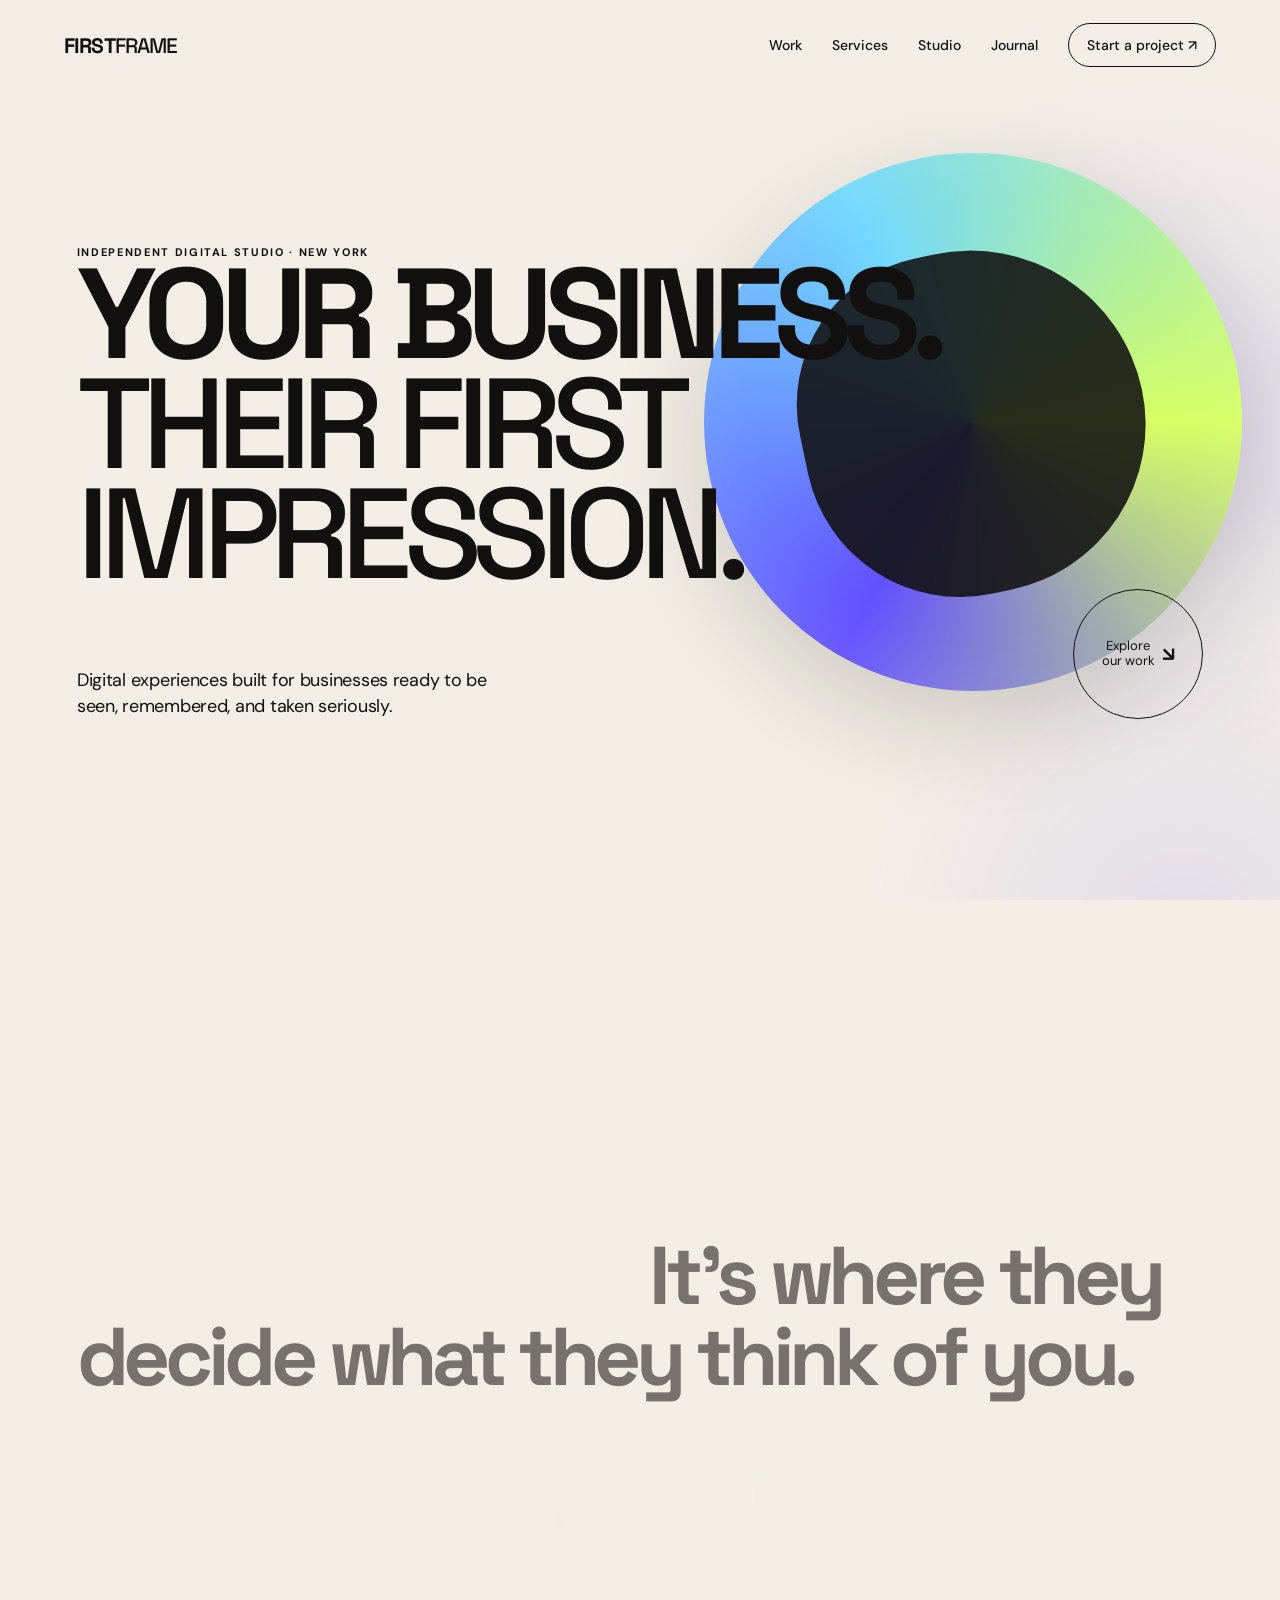
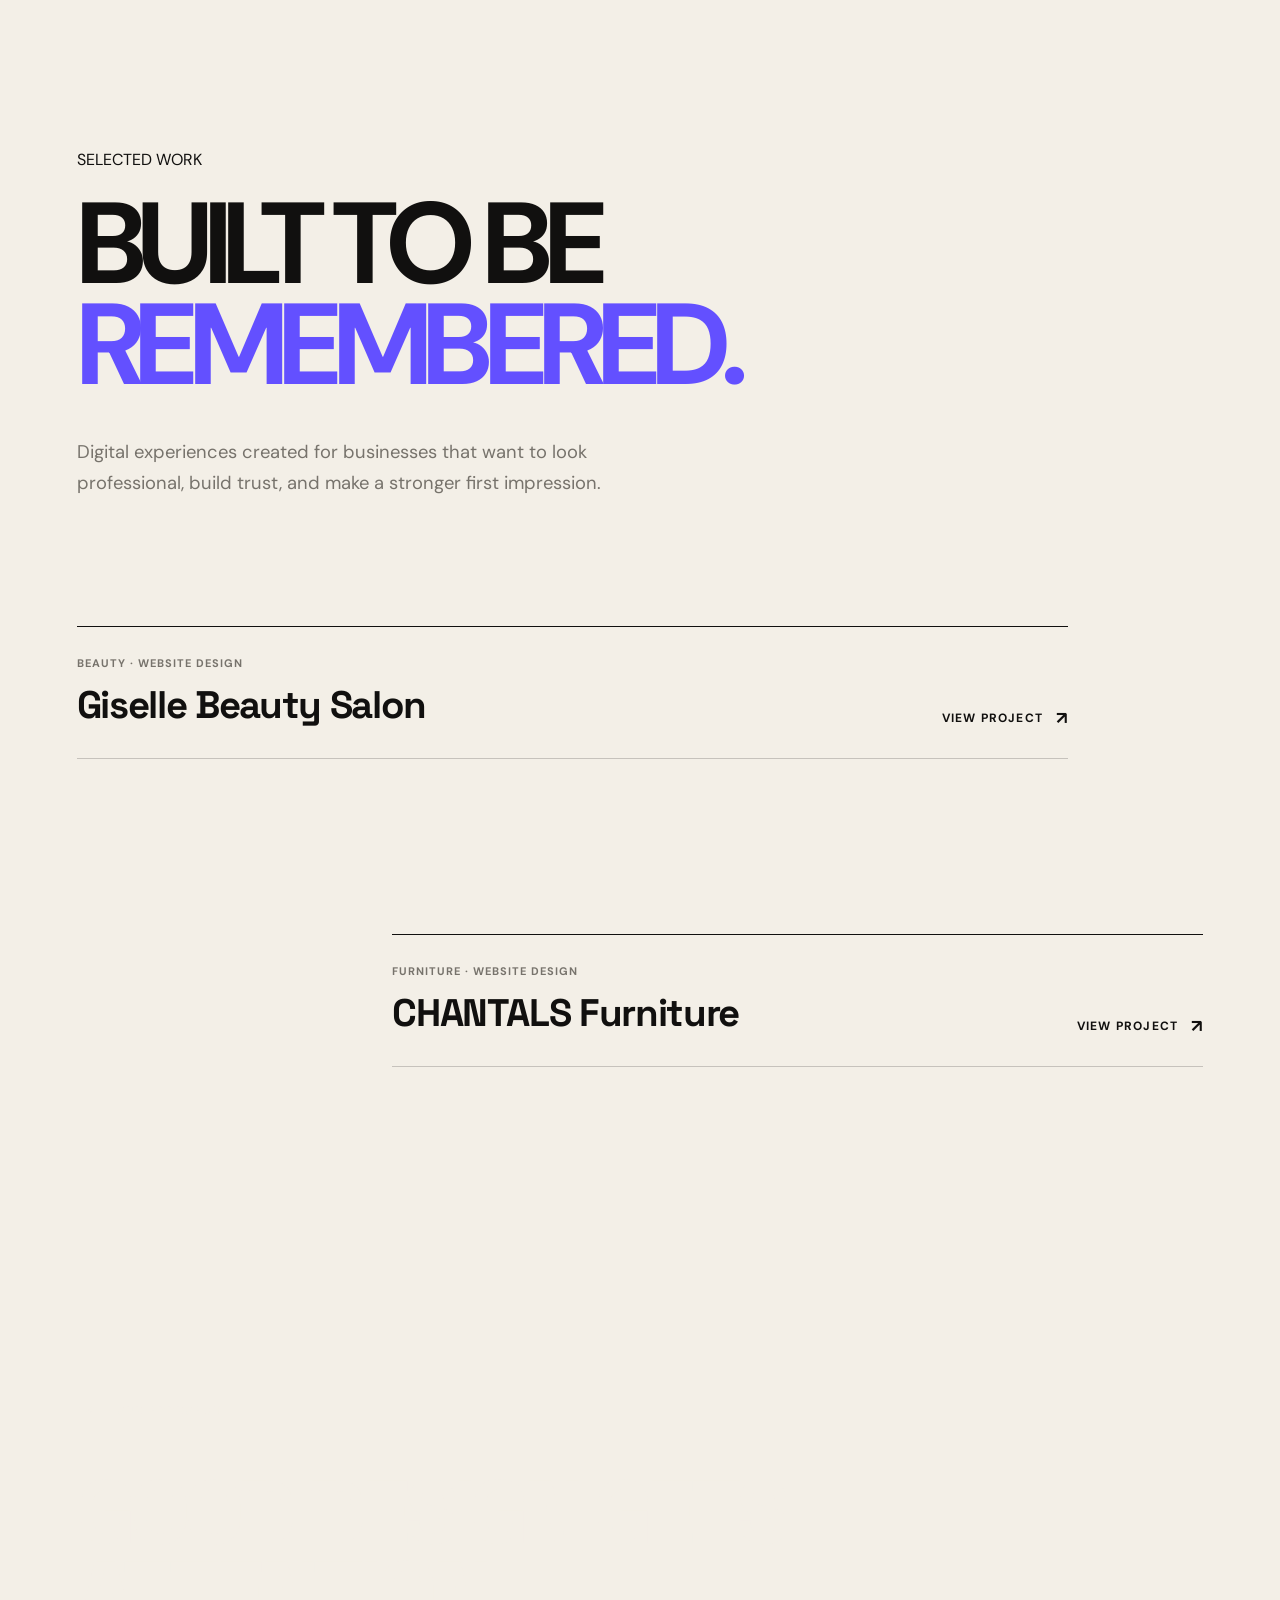
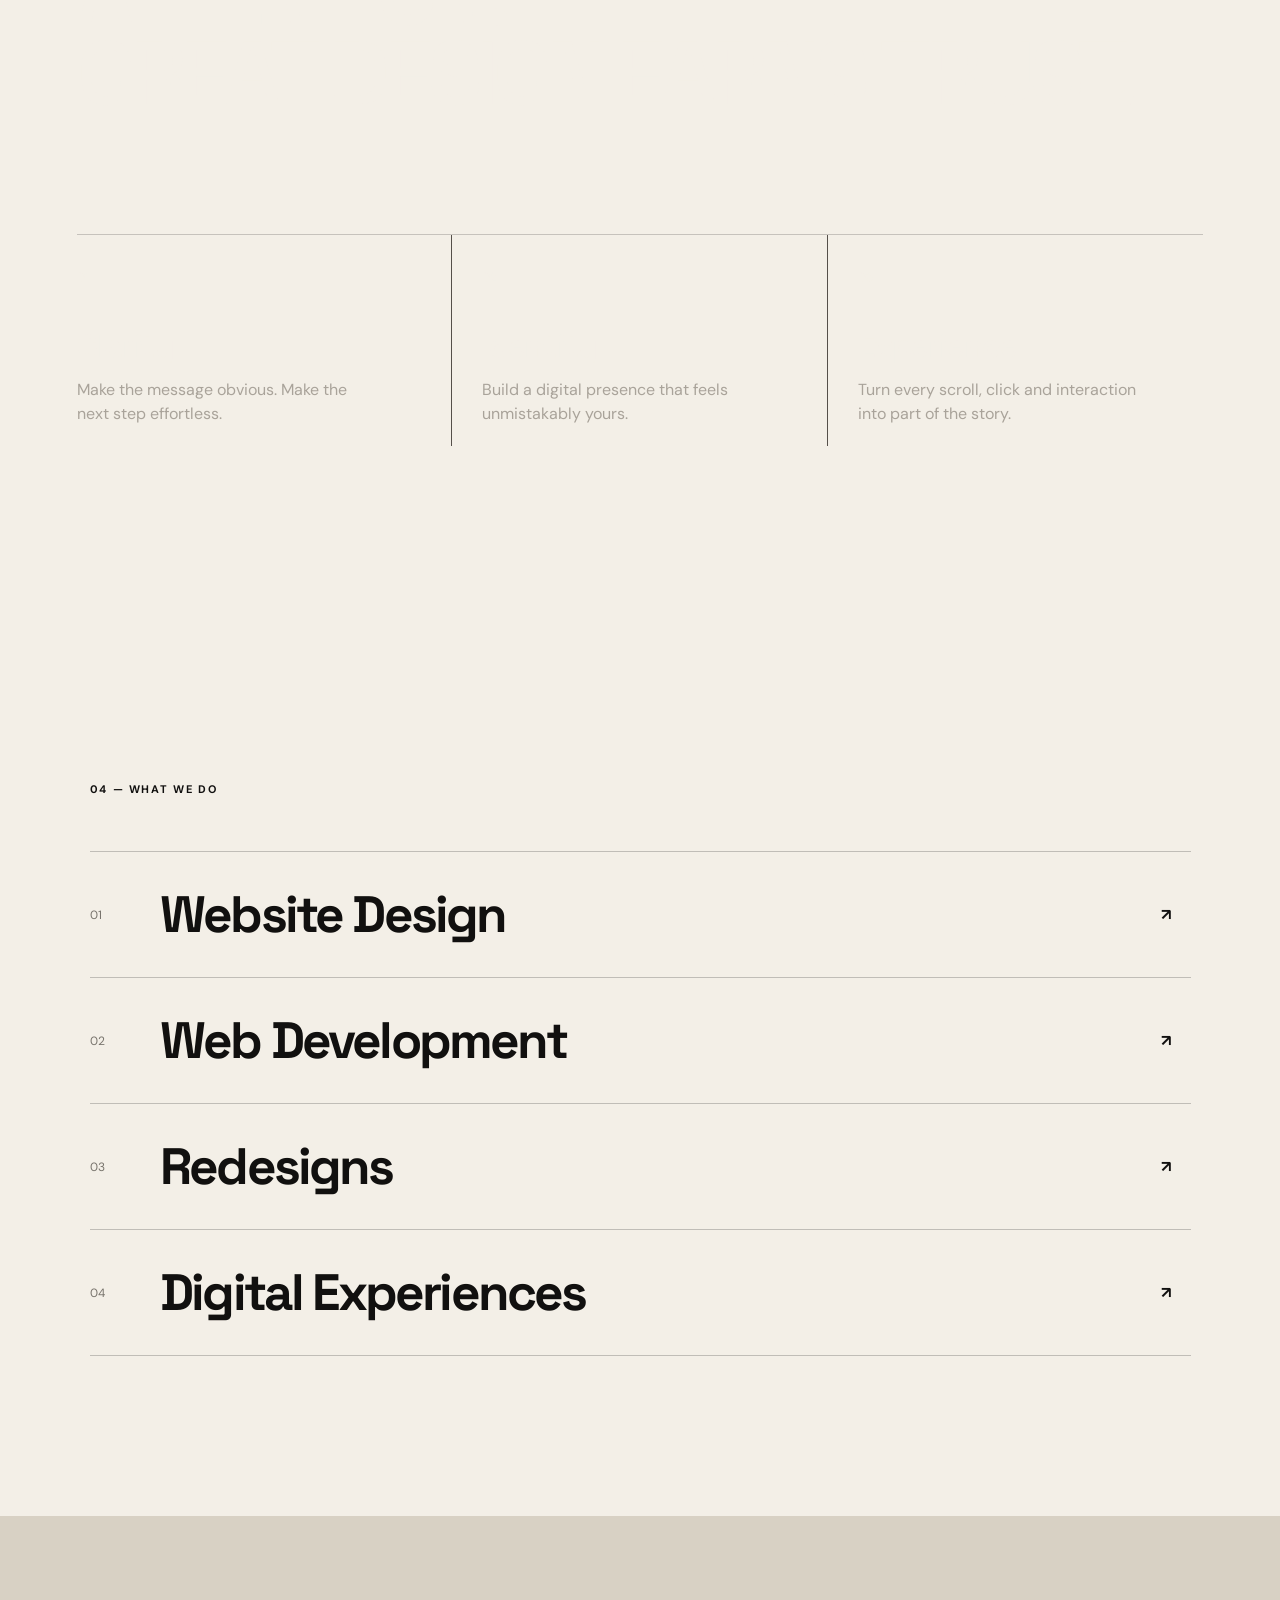
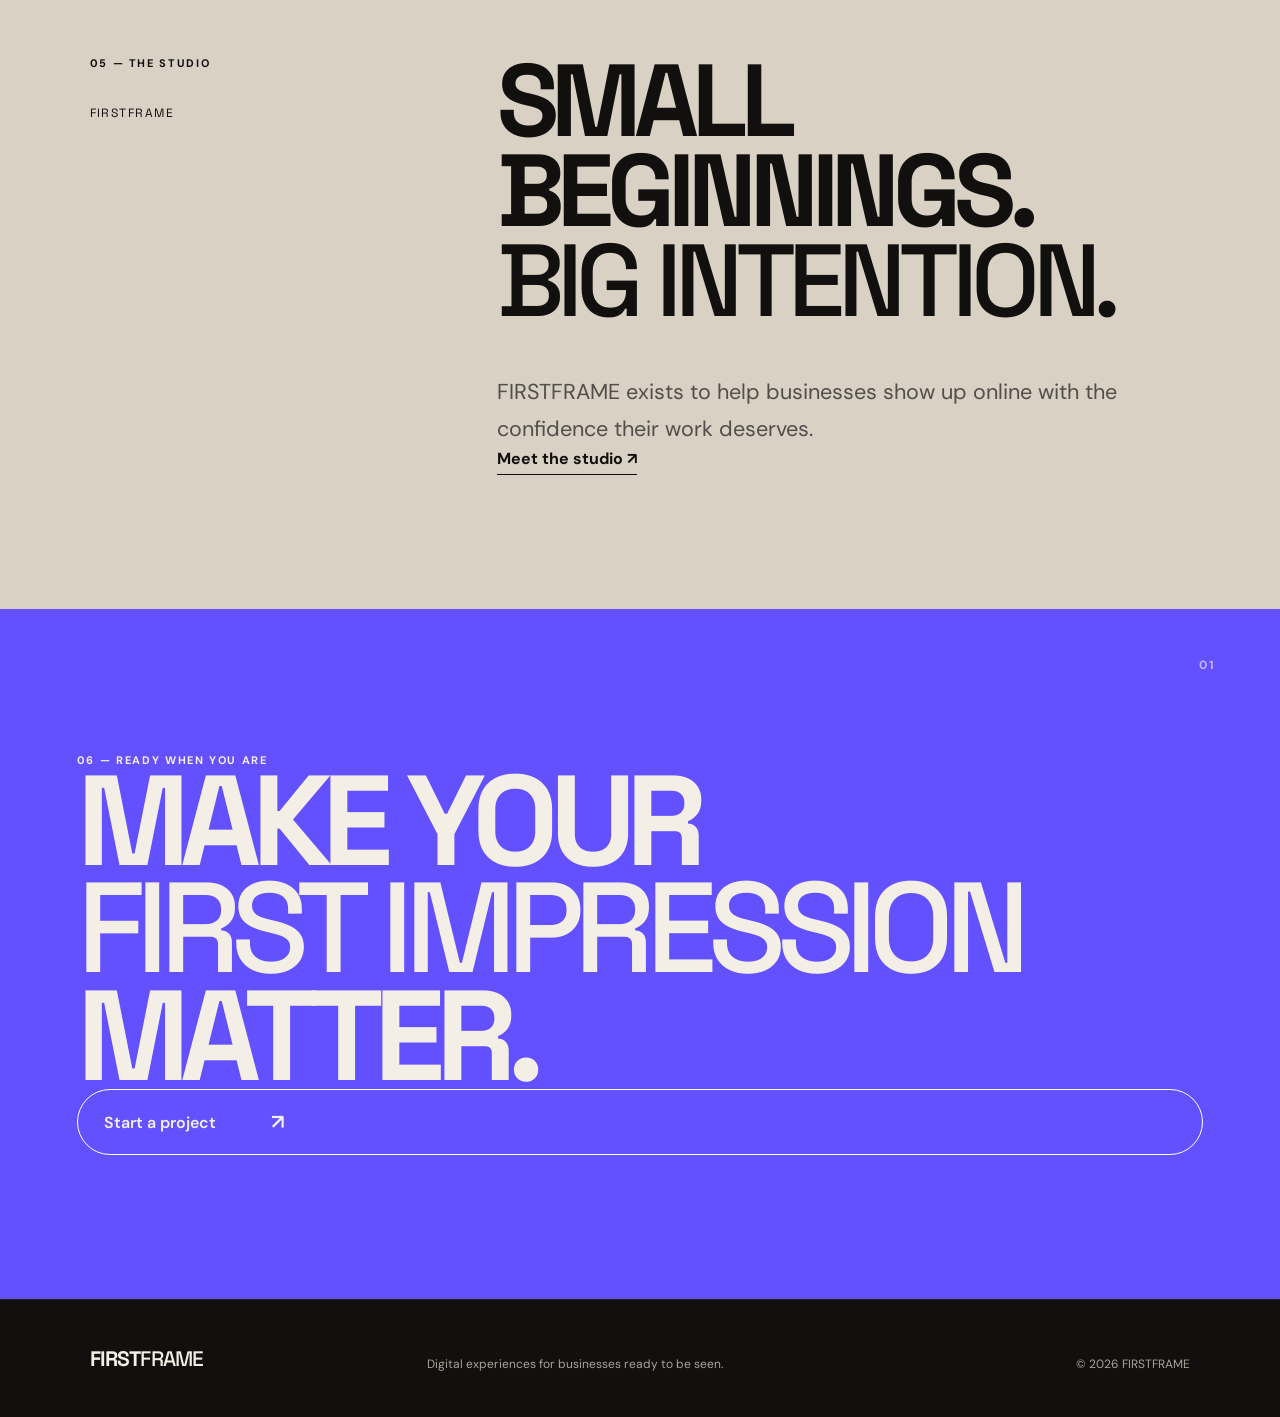
<file: index.html>
<!DOCTYPE html>
<html lang="en">
<head>
  <meta charset="UTF-8">
  <meta name="viewport" content="width=device-width, initial-scale=1.0">

  <title>FIRSTFRAME — Digital experiences for businesses ready to be seen.</title>

  <meta
    name="description"
    content="FIRSTFRAME creates digital experiences for businesses ready to be seen, remembered, and taken seriously."
  >

  <link rel="stylesheet" href="css/style.css">
</head>

<body>

  <!-- NAVIGATION -->
  <header class="site-header">
    <a href="index.html" class="logo">
      FIRST<span>FRAME</span>
    </a>

    <nav class="navigation">
      <a href="work.html">Work</a>
      <a href="services.html">Services</a>
      <a href="studio.html">Studio</a>
      <a href="journal.html">Journal</a>
      <a href="start.html" class="nav-button">Start a project ↗</a>
    </nav>

    <button class="menu-button" aria-label="Open navigation">
      <span></span>
      <span></span>
    </button>
  </header>


  <!-- HERO -->
  <main>

    <section class="hero">

      <div class="hero-label">
        INDEPENDENT DIGITAL STUDIO · NEW YORK
      </div>

      <div class="hero-visual" aria-hidden="true">
        <div class="hero-orb"></div>
      </div>

      <h1>
        YOUR BUSINESS.<br>
        <em>THEIR FIRST IMPRESSION.</em>
      </h1>

      <div class="hero-bottom">

        <p>
          Digital experiences built for businesses ready to be seen,
          remembered, and taken seriously.
        </p>

        <a href="work.html" class="hero-link">
          <span>Explore<br>our work</span>
          <strong>↘</strong>
        </a>

      </div>

    </section>


    <!-- FIRST IMPRESSION -->
    <section class="statement">

      <div class="section-label">
        01 — THE IDEA
      </div>

      <h2>
        Your website isn't just where people find you.
        <span>
          It's where they decide what they think of you.
        </span>
      </h2>

    </section>


    <!-- SELECTED WORK -->
    <section class="work" id="work">

  <div class="section-intro">
    <p class="eyebrow">SELECTED WORK</p>

    <h2>
      BUILT TO BE<br>
      <span>REMEMBERED.</span>
    </h2>

    <p class="section-description">
      Digital experiences created for businesses that want to look
      professional, build trust, and make a stronger first impression.
    </p>
  </div>

  <div class="projects">

    <!-- PROJECT 01 -->
    <article class="project project-large">


      <div class="project-info">
        <div>
          <p class="project-category">BEAUTY · WEBSITE DESIGN</p>
          <h3>Giselle Beauty Salon</h3>
        </div>

        <a href="#" class="project-link">
          VIEW PROJECT <span>↗</span>
        </a>
      </div>

    </article>


    <!-- PROJECT 02 -->
    <article class="project project-offset">

   

      <div class="project-info">
        <div>
          <p class="project-category">FURNITURE · WEBSITE DESIGN</p>
          <h3>CHANTALS Furniture</h3>
        </div>

        <a href="#" class="project-link">
          VIEW PROJECT <span>↗</span>
        </a>
      </div>

    </article>

  </div>

</section>


    <!-- APPROACH -->
    <section class="approach">

      <div class="section-label light">
        03 — OUR APPROACH
      </div>

      <h2>
        GOOD DESIGN GETS ATTENTION.<br>
        <em>GREAT DESIGN EARNS TRUST.</em>
      </h2>


      <div class="approach-grid">

        <article>
          <span>01</span>
          <h3>Clarity</h3>
          <p>
            Make the message obvious.
            Make the next step effortless.
          </p>
        </article>

        <article>
          <span>02</span>
          <h3>Identity</h3>
          <p>
            Build a digital presence that
            feels unmistakably yours.
          </p>
        </article>

        <article>
          <span>03</span>
          <h3>Experience</h3>
          <p>
            Turn every scroll, click and interaction
            into part of the story.
          </p>
        </article>

      </div>

    </section>


    <!-- SERVICES -->
    <section class="services-preview">

      <div class="section-label">
        04 — WHAT WE DO
      </div>


      <a href="services.html" class="service-row">
        <span>01</span>
        <h3>Website Design</h3>
        <strong>↗</strong>
      </a>

      <a href="services.html" class="service-row">
        <span>02</span>
        <h3>Web Development</h3>
        <strong>↗</strong>
      </a>

      <a href="services.html" class="service-row">
        <span>03</span>
        <h3>Redesigns</h3>
        <strong>↗</strong>
      </a>

      <a href="services.html" class="service-row">
        <span>04</span>
        <h3>Digital Experiences</h3>
        <strong>↗</strong>
      </a>

    </section>


    <!-- STUDIO -->
    <section class="studio-preview">

      <div class="studio-label">
        <div class="section-label">
          05 — THE STUDIO
        </div>

        <span>FIRSTFRAME</span>
      </div>


      <div class="studio-content">

        <h2>
          SMALL BEGINNINGS.<br>
          <em>BIG INTENTION.</em>
        </h2>

        <p>
          FIRSTFRAME exists to help businesses show up online
          with the confidence their work deserves.
        </p>

        <a href="studio.html" class="text-link">
          Meet the studio ↗
        </a>

      </div>

    </section>


    <!-- FINAL CTA -->
    <section class="final-cta">

      <div class="section-label light">
        06 — READY WHEN YOU ARE
      </div>

      <h2>
        MAKE YOUR<br>
        <em>FIRST IMPRESSION</em><br>
        MATTER.
      </h2>

      <a href="start.html" class="cta-button">
        Start a project
        <span>↗</span>
      </a>

    </section>

  </main>


  <!-- FOOTER -->
  <footer>

    <a href="index.html" class="logo">
      FIRST<span>FRAME</span>
    </a>

    <p>
      Digital experiences for businesses ready to be seen.
    </p>

    <span>
      © 2026 FIRSTFRAME
    </span>

  </footer>


  <script src="js/script.js"></script>

</body>
</html>
</file>
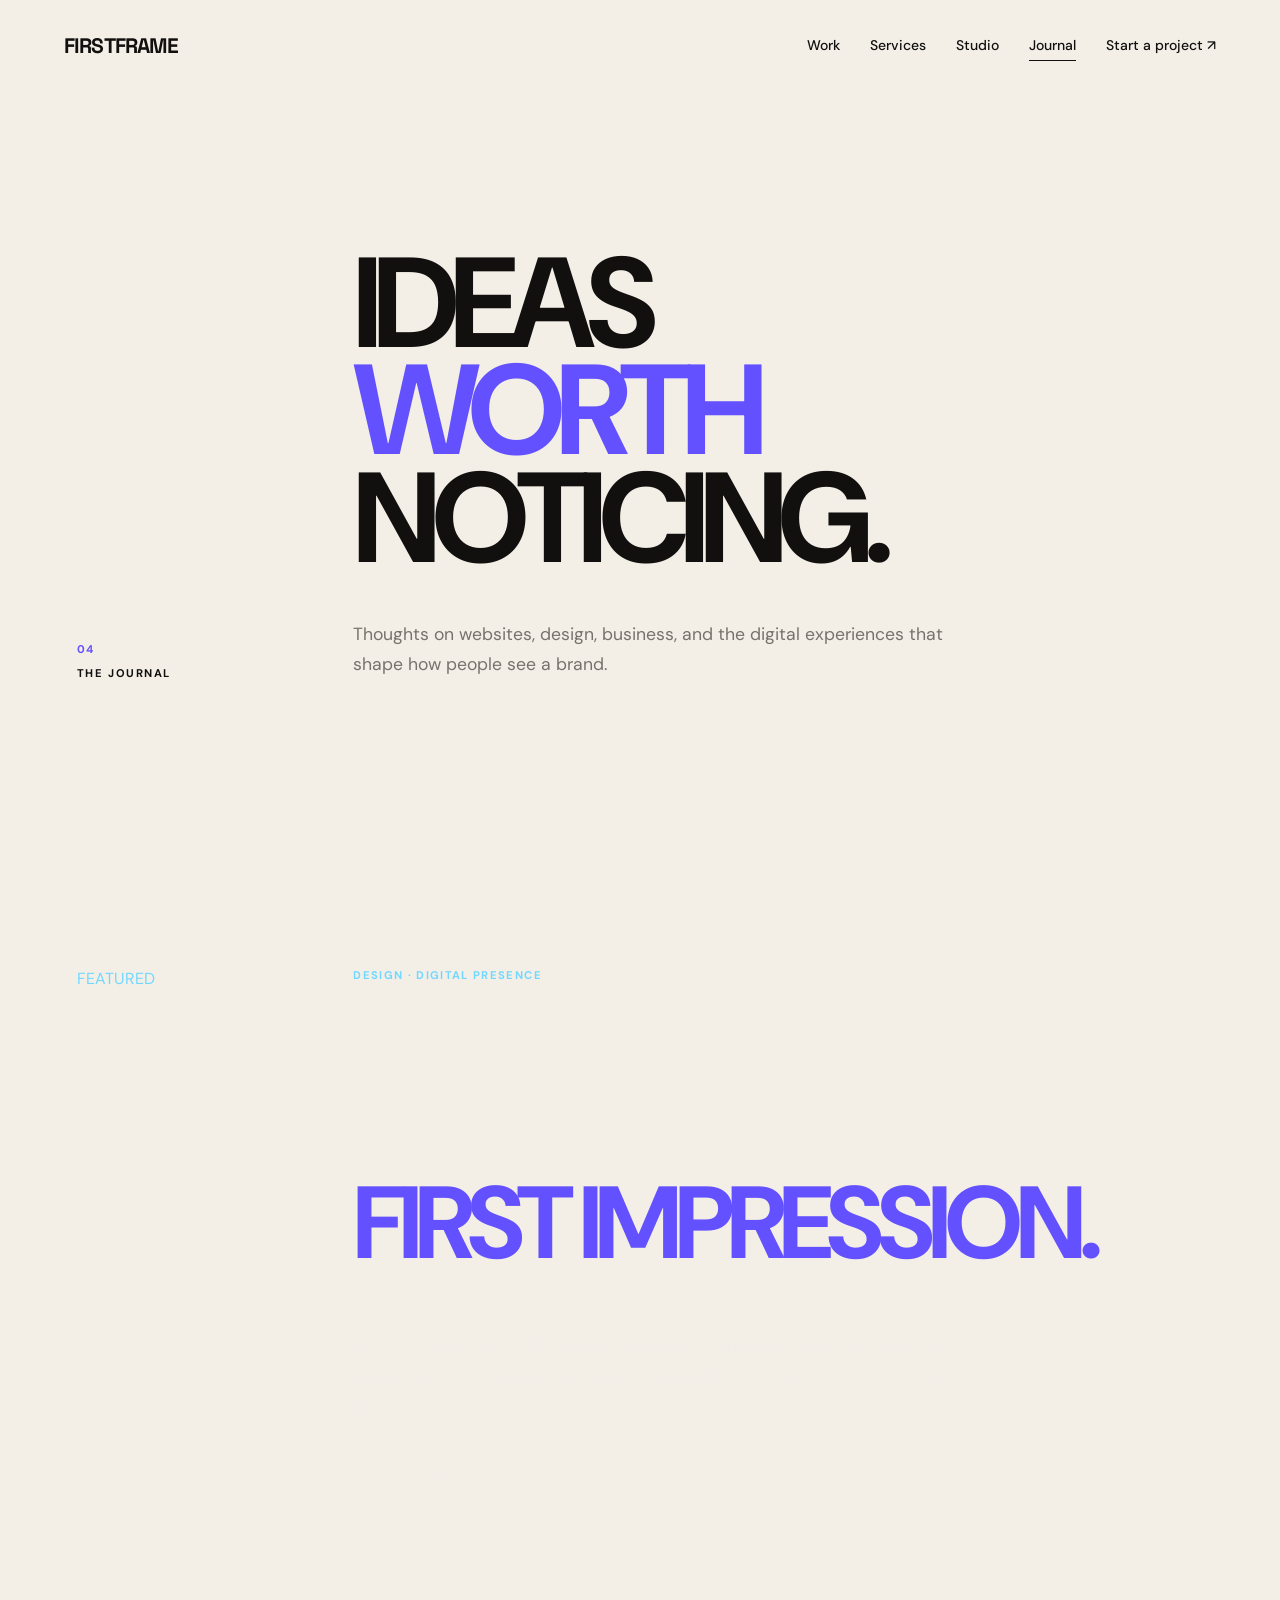
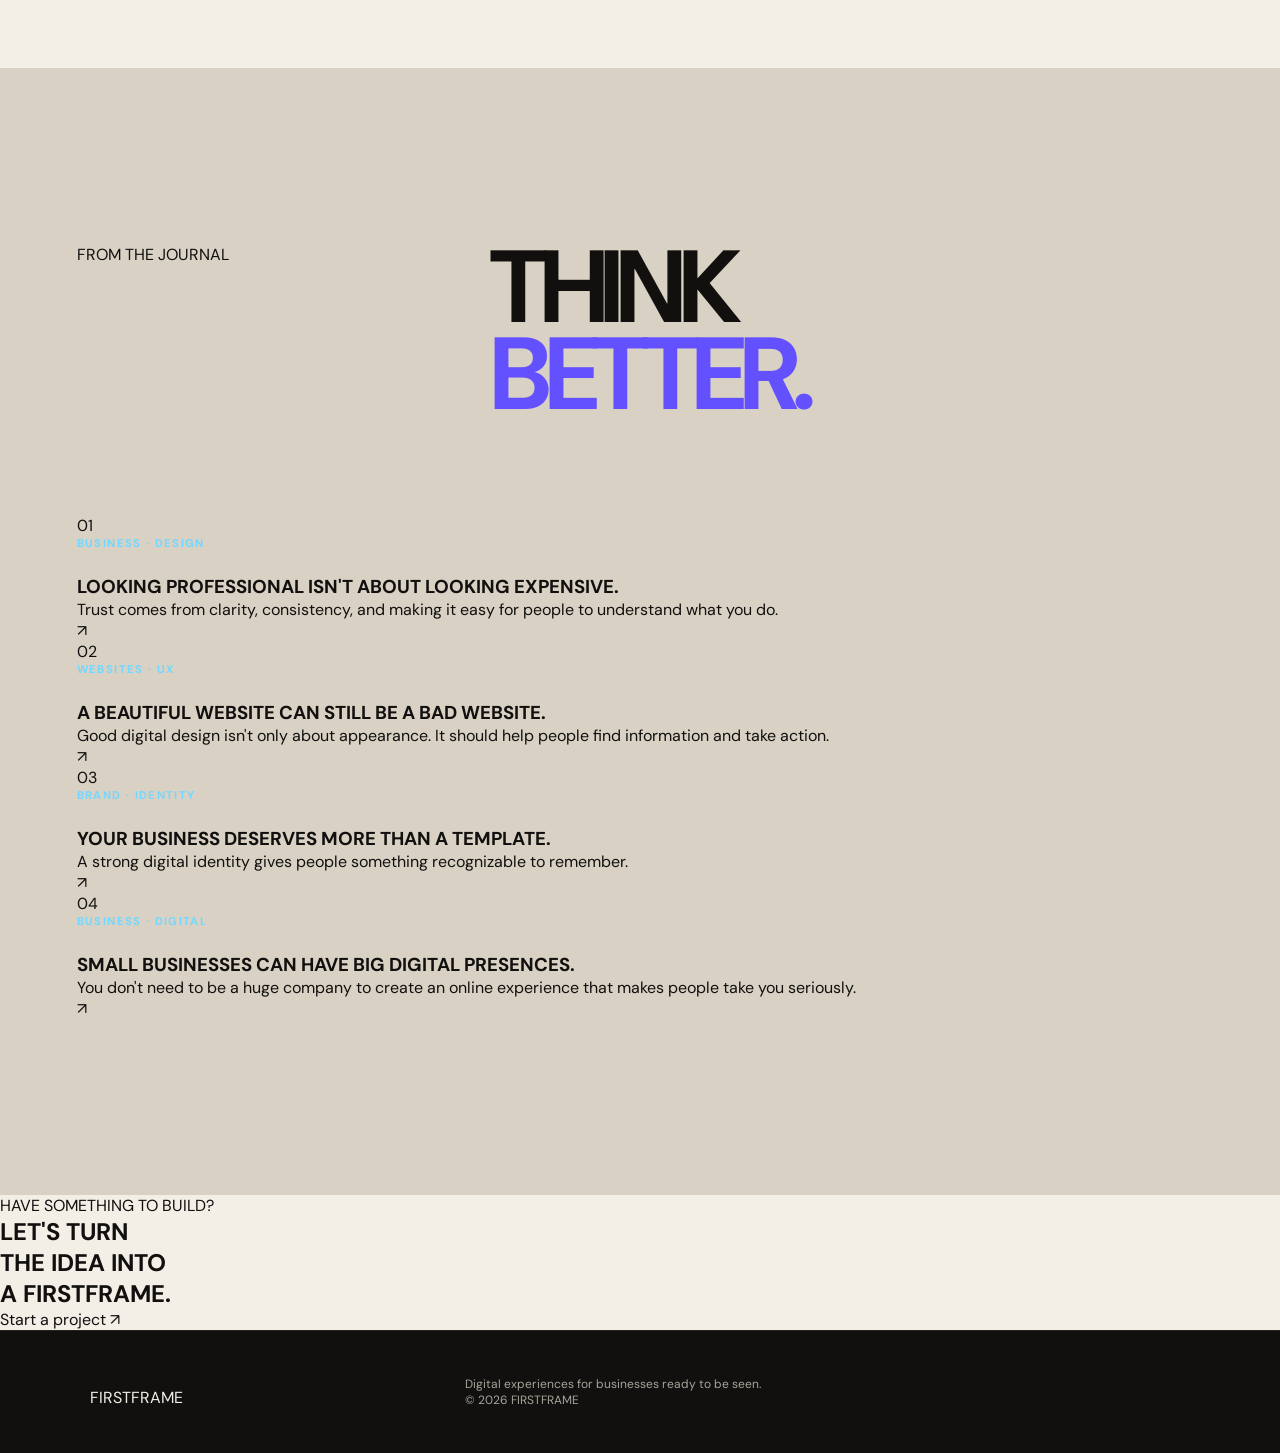
<file: journal.html>
<!DOCTYPE html>
<html lang="en">
<head>
  <meta charset="UTF-8">
  <meta name="viewport" content="width=device-width, initial-scale=1.0">

  <title>Journal — FIRSTFRAME</title>

  <link rel="stylesheet" href="css/style.css">
</head>

<body>

  <header class="site-header">

    <a href="index.html" class="logo">
      FIRSTFRAME
    </a>

    <nav class="navigation">
      <a href="work.html">Work</a>
      <a href="services.html">Services</a>
      <a href="studio.html">Studio</a>
      <a href="journal.html" class="active">Journal</a>

      <a href="start.html" class="nav-cta">
        Start a project <span>↗</span>
      </a>
    </nav>

    <button class="menu-button" aria-label="Open menu">
      Menu
    </button>

  </header>


  <main>

    <!-- JOURNAL HERO -->

    <section class="journal-page-hero">

      <div class="journal-page-label">
        <span>04</span>
        <span>THE JOURNAL</span>
      </div>

      <div class="journal-page-content">

        <h1>
          IDEAS<br>
          <span>WORTH</span><br>
          NOTICING.
        </h1>

        <p>
          Thoughts on websites, design, business, and the digital
          experiences that shape how people see a brand.
        </p>

      </div>

    </section>


    <!-- FEATURED ARTICLE -->

    <section class="journal-feature">

      <div class="journal-feature-label">
        <p class="eyebrow">FEATURED</p>
        <span>01</span>
      </div>

      <div class="journal-feature-content">

        <p class="journal-category">
          DESIGN · DIGITAL PRESENCE
        </p>

        <h2>
          YOUR WEBSITE<br>
          IS YOUR<br>
          <span>FIRST IMPRESSION.</span>
        </h2>

        <p class="journal-feature-description">
          Before a customer calls, visits, or buys, they may already
          have formed an opinion about your business online. Your
          website is often where that opinion begins.
        </p>

        <a href="#" class="journal-read">
          READ ARTICLE <span>↗</span>
        </a>

      </div>

    </section>


    <!-- ARTICLES -->

    <section class="journal-articles">

      <div class="journal-articles-heading">

        <p class="eyebrow">
          FROM THE JOURNAL
        </p>

        <h2>
          THINK<br>
          <span>BETTER.</span>
        </h2>

      </div>


      <div class="journal-list">

        <article class="journal-item">

          <div class="journal-item-number">
            01
          </div>

          <div class="journal-item-main">

            <p class="journal-category">
              BUSINESS · DESIGN
            </p>

            <h3>
              LOOKING PROFESSIONAL
              ISN'T ABOUT LOOKING EXPENSIVE.
            </h3>

            <p>
              Trust comes from clarity, consistency, and making it
              easy for people to understand what you do.
            </p>

          </div>

          <div class="journal-item-arrow">
            ↗
          </div>

        </article>


        <article class="journal-item">

          <div class="journal-item-number">
            02
          </div>

          <div class="journal-item-main">

            <p class="journal-category">
              WEBSITES · UX
            </p>

            <h3>
              A BEAUTIFUL WEBSITE
              CAN STILL BE A BAD WEBSITE.
            </h3>

            <p>
              Good digital design isn't only about appearance.
              It should help people find information and take action.
            </p>

          </div>

          <div class="journal-item-arrow">
            ↗
          </div>

        </article>


        <article class="journal-item">

          <div class="journal-item-number">
            03
          </div>

          <div class="journal-item-main">

            <p class="journal-category">
              BRAND · IDENTITY
            </p>

            <h3>
              YOUR BUSINESS DESERVES
              MORE THAN A TEMPLATE.
            </h3>

            <p>
              A strong digital identity gives people something
              recognizable to remember.
            </p>

          </div>

          <div class="journal-item-arrow">
            ↗
          </div>

        </article>


        <article class="journal-item">

          <div class="journal-item-number">
            04
          </div>

          <div class="journal-item-main">

            <p class="journal-category">
              BUSINESS · DIGITAL
            </p>

            <h3>
              SMALL BUSINESSES
              CAN HAVE BIG DIGITAL PRESENCES.
            </h3>

            <p>
              You don't need to be a huge company to create an online
              experience that makes people take you seriously.
            </p>

          </div>

          <div class="journal-item-arrow">
            ↗
          </div>

        </article>

      </div>

    </section>


    <!-- JOURNAL CTA -->

    <section class="journal-page-cta">

      <p>
        HAVE SOMETHING TO BUILD?
      </p>

      <h2>
        LET'S TURN<br>
        THE IDEA INTO<br>
        <span>A FIRSTFRAME.</span>
      </h2>

      <a href="start.html" class="button">
        Start a project ↗
      </a>

    </section>

  </main>


  <footer class="site-footer">

    <div class="footer-brand">
      FIRSTFRAME
    </div>

    <div class="footer-bottom">

      <p>
        Digital experiences for businesses ready to be seen.
      </p>

      <p>
        © 2026 FIRSTFRAME
      </p>

    </div>

  </footer>


  <script src="js/script.js"></script>

</body>
</html>
</file>
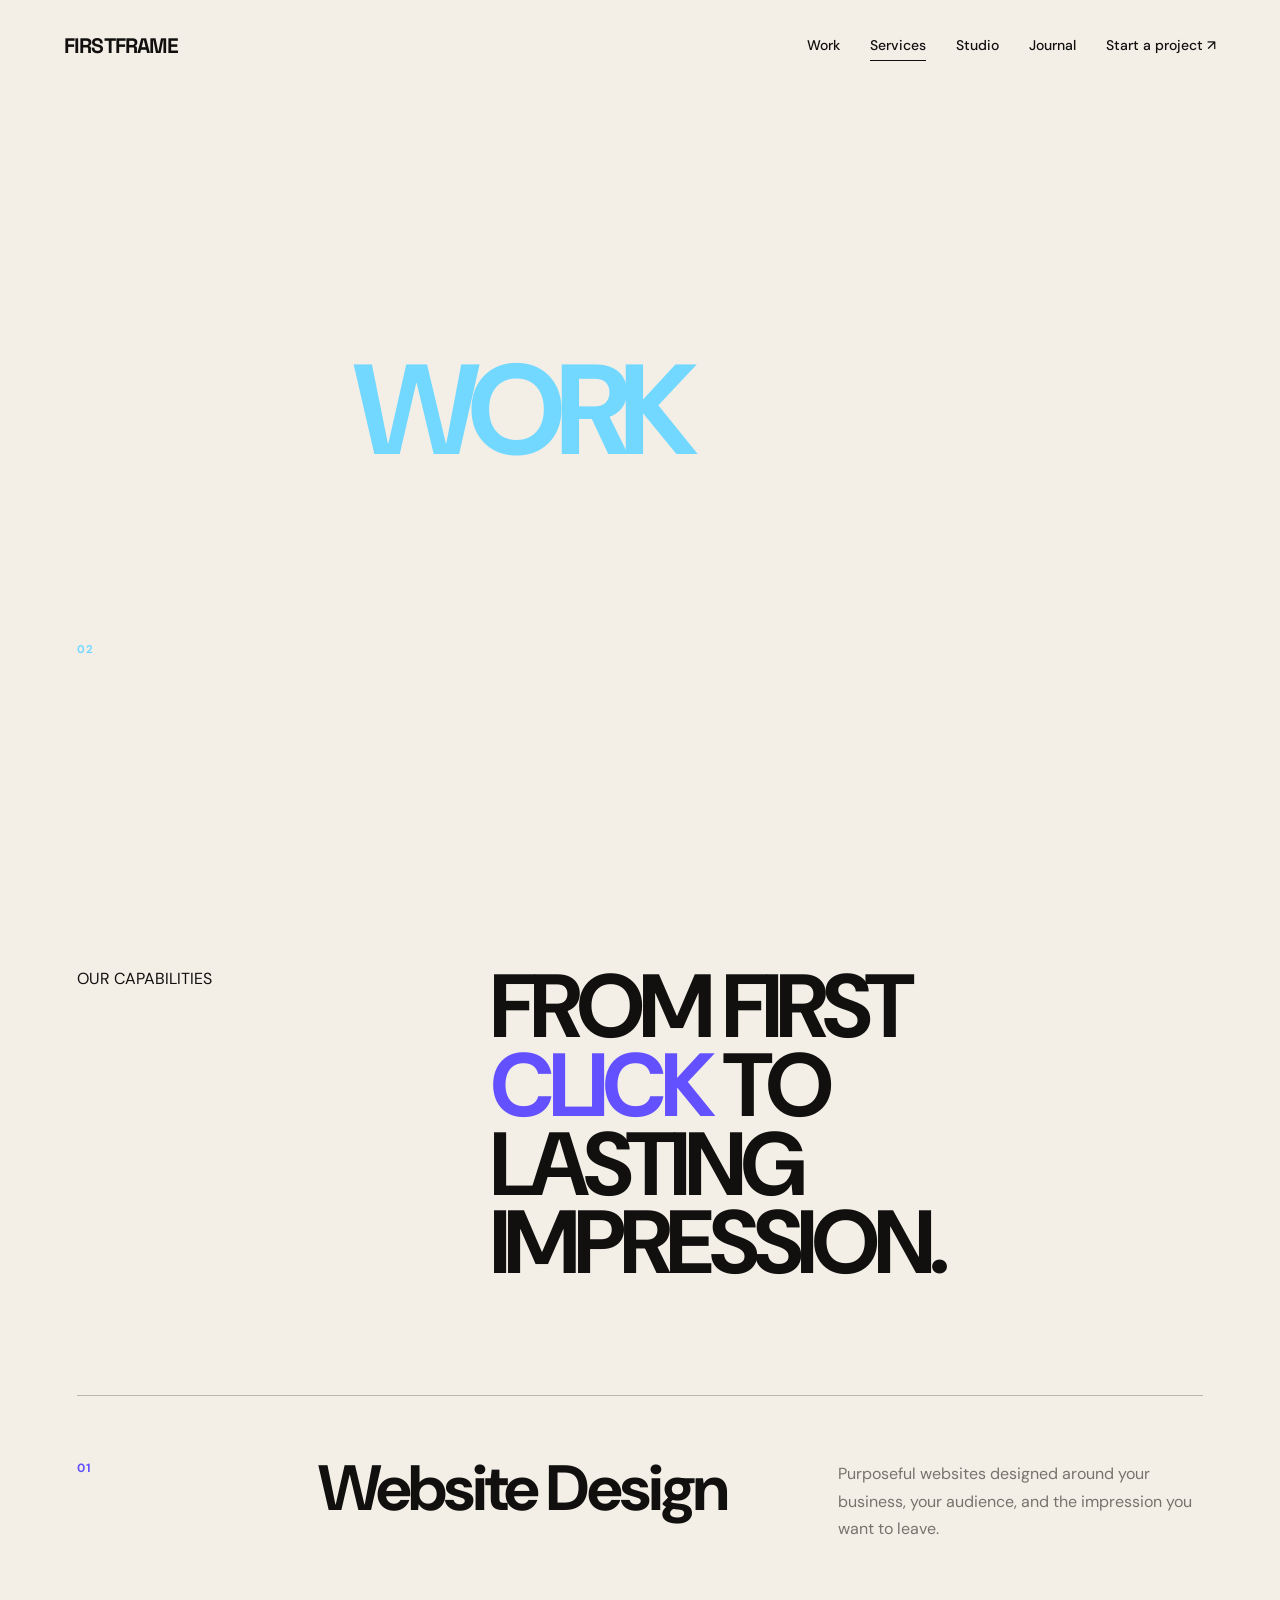
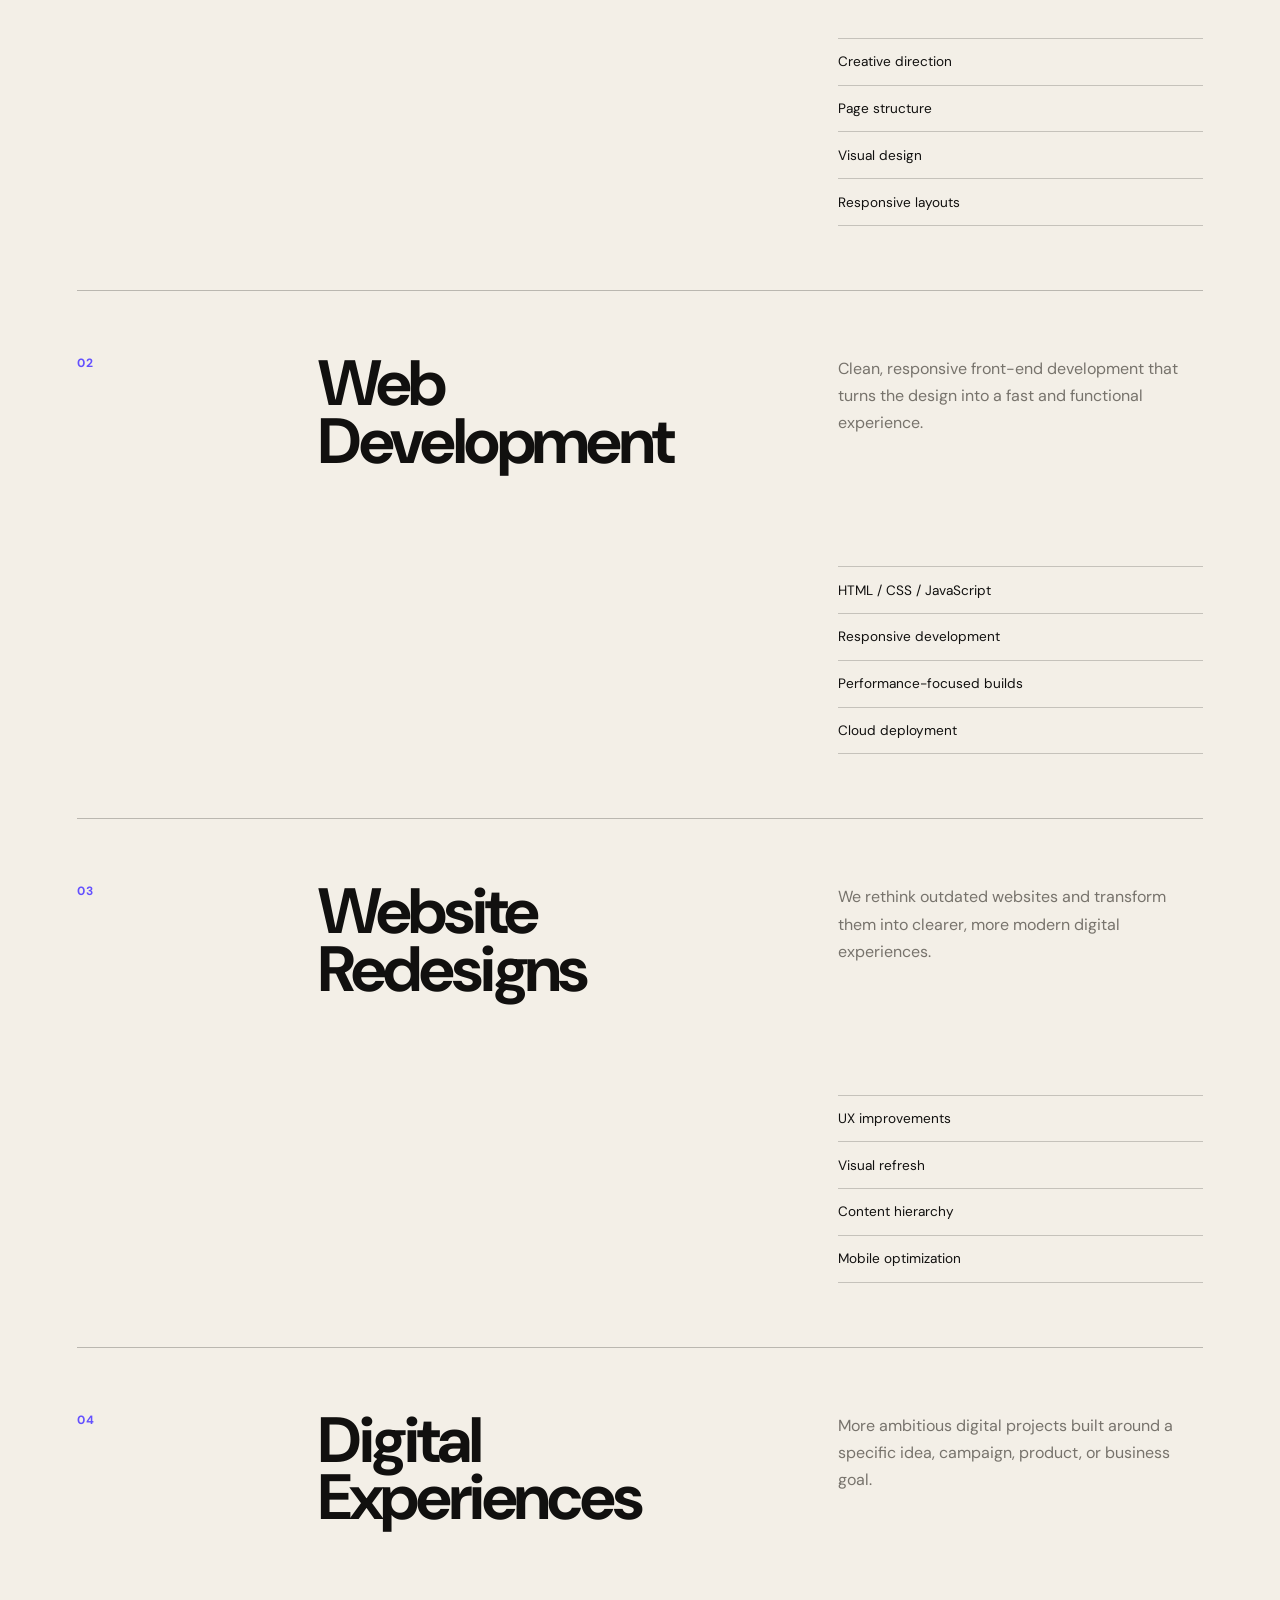
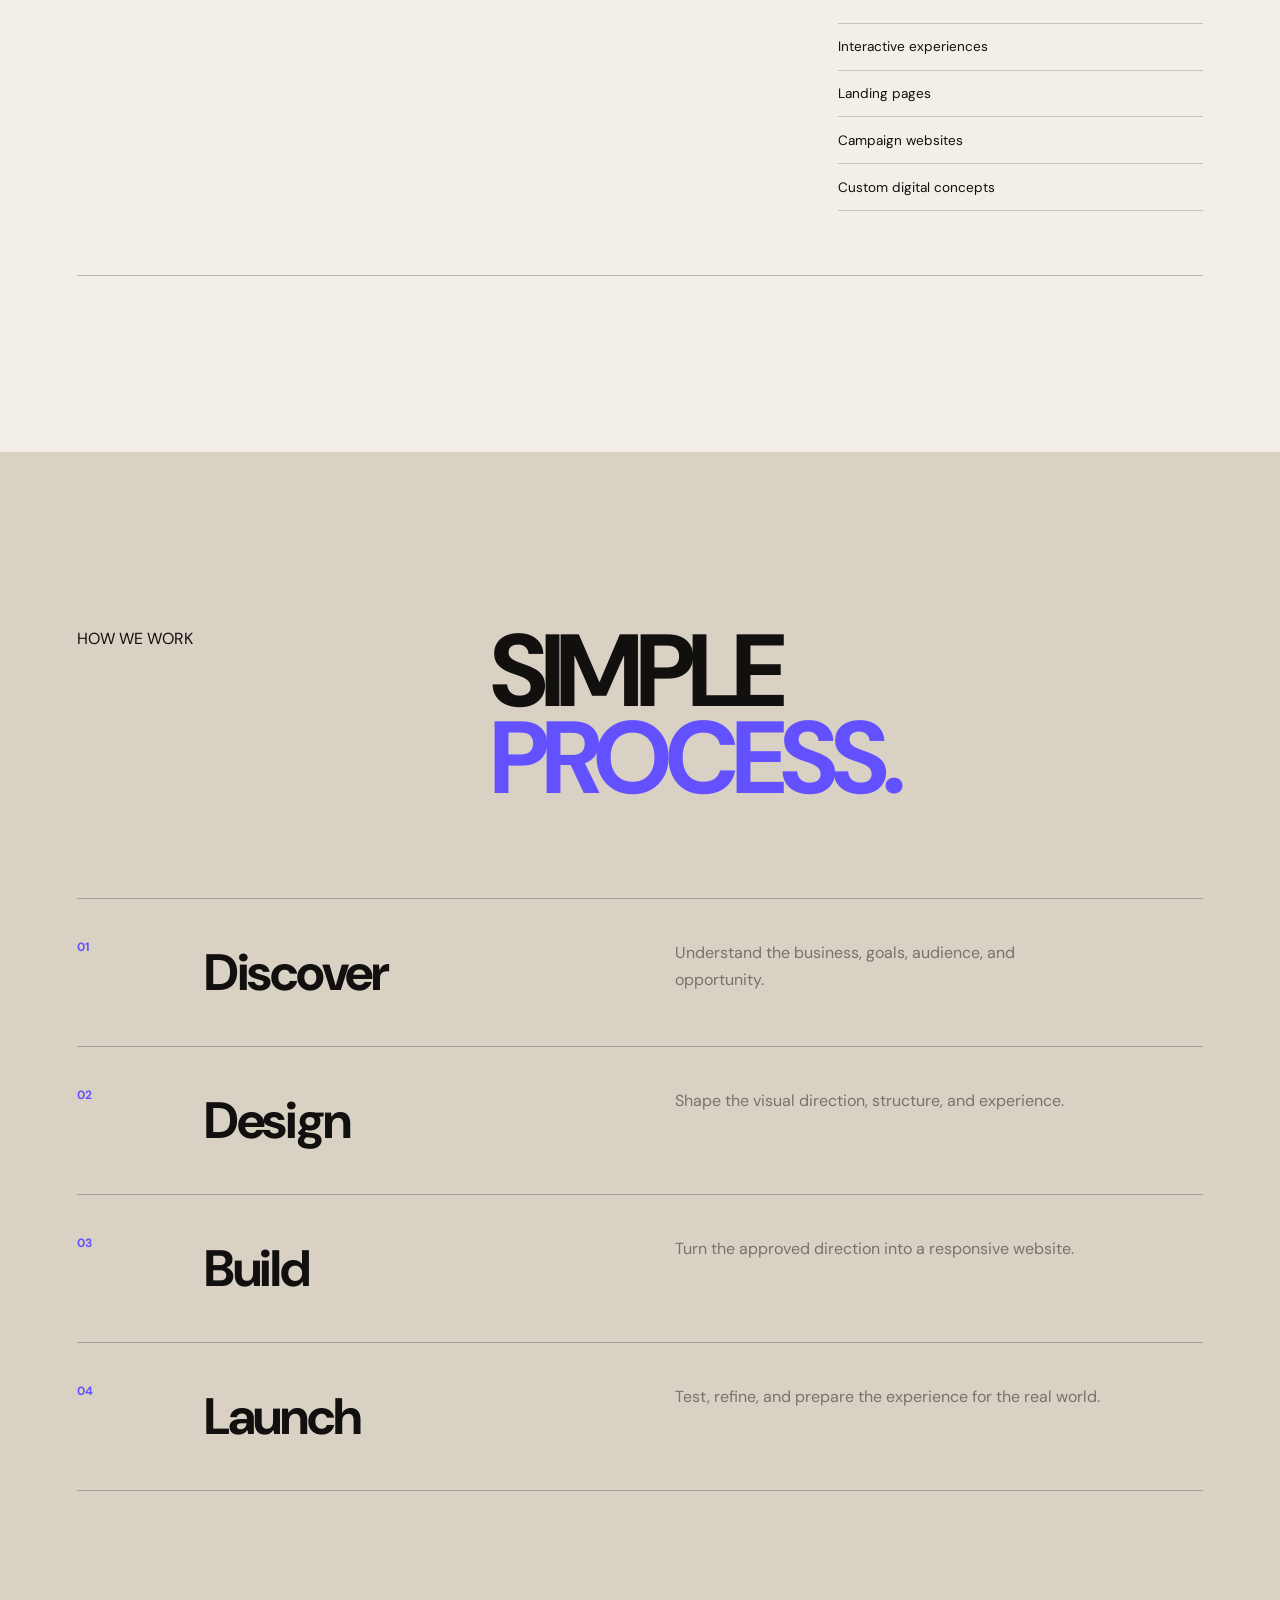
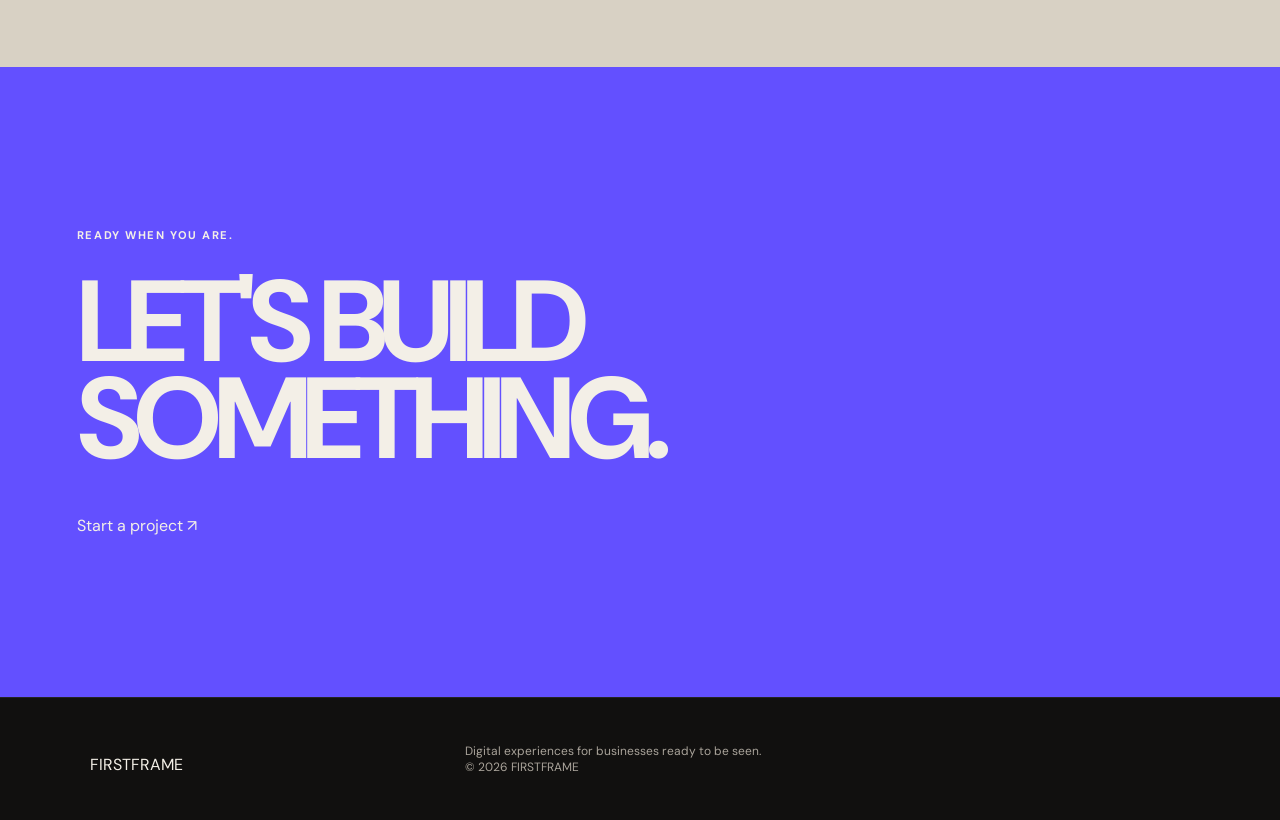
<file: services.html>
<!DOCTYPE html>
<html lang="en">
<head>
  <meta charset="UTF-8">
  <meta name="viewport" content="width=device-width, initial-scale=1.0">

  <title>Services — FIRSTFRAME</title>

  <link rel="stylesheet" href="css/style.css">
</head>

<body>

  <!-- HEADER -->

  <header class="site-header">

    <a href="index.html" class="logo">
      FIRSTFRAME
    </a>

    <nav class="navigation">
      <a href="work.html">Work</a>
      <a href="services.html" class="active">Services</a>
      <a href="studio.html">Studio</a>
      <a href="journal.html">Journal</a>
      <a href="start.html" class="nav-cta">
        Start a project <span>↗</span>
      </a>
    </nav>

    <button class="menu-button" aria-label="Open menu">
      Menu
    </button>

  </header>


  <main>

    <!-- SERVICES HERO -->

    <section class="services-page-hero">

      <div class="services-page-label">
        <span>02</span>
        <span>WHAT WE DO</span>
      </div>

      <div class="services-page-content">

        <h1>
          DIGITAL<br>
          <span>WORK</span><br>
          THAT WORKS.
        </h1>

        <p>
          FIRSTFRAME creates websites and digital experiences that help
          businesses communicate clearly, look credible, and move forward.
        </p>

      </div>

    </section>


    <!-- SERVICES -->

    <section class="service-detail-section">

      <div class="service-detail-intro">
        <p class="eyebrow">OUR CAPABILITIES</p>

        <h2>
          FROM FIRST<br>
          <span>CLICK</span> TO<br>
          LASTING IMPRESSION.
        </h2>
      </div>


      <div class="service-details">

        <!-- 01 -->

        <article class="service-detail">

          <div class="service-detail-number">
            01
          </div>

          <div class="service-detail-main">

            <h3>Website Design</h3>

            <p>
              Purposeful websites designed around your business,
              your audience, and the impression you want to leave.
            </p>

            <ul>
              <li>Creative direction</li>
              <li>Page structure</li>
              <li>Visual design</li>
              <li>Responsive layouts</li>
            </ul>

          </div>

        </article>


        <!-- 02 -->

        <article class="service-detail">

          <div class="service-detail-number">
            02
          </div>

          <div class="service-detail-main">

            <h3>Web Development</h3>

            <p>
              Clean, responsive front-end development that turns
              the design into a fast and functional experience.
            </p>

            <ul>
              <li>HTML / CSS / JavaScript</li>
              <li>Responsive development</li>
              <li>Performance-focused builds</li>
              <li>Cloud deployment</li>
            </ul>

          </div>

        </article>


        <!-- 03 -->

        <article class="service-detail">

          <div class="service-detail-number">
            03
          </div>

          <div class="service-detail-main">

            <h3>Website Redesigns</h3>

            <p>
              We rethink outdated websites and transform them into
              clearer, more modern digital experiences.
            </p>

            <ul>
              <li>UX improvements</li>
              <li>Visual refresh</li>
              <li>Content hierarchy</li>
              <li>Mobile optimization</li>
            </ul>

          </div>

        </article>


        <!-- 04 -->

        <article class="service-detail">

          <div class="service-detail-number">
            04
          </div>

          <div class="service-detail-main">

            <h3>Digital Experiences</h3>

            <p>
              More ambitious digital projects built around a specific
              idea, campaign, product, or business goal.
            </p>

            <ul>
              <li>Interactive experiences</li>
              <li>Landing pages</li>
              <li>Campaign websites</li>
              <li>Custom digital concepts</li>
            </ul>

          </div>

        </article>

      </div>

    </section>


    <!-- PROCESS -->

    <section class="process-section">

      <div class="process-heading">

        <p class="eyebrow">HOW WE WORK</p>

        <h2>
          SIMPLE<br>
          <span>PROCESS.</span>
        </h2>

      </div>


      <div class="process-list">

        <div class="process-item">
          <span>01</span>
          <h3>Discover</h3>
          <p>
            Understand the business, goals, audience, and opportunity.
          </p>
        </div>

        <div class="process-item">
          <span>02</span>
          <h3>Design</h3>
          <p>
            Shape the visual direction, structure, and experience.
          </p>
        </div>

        <div class="process-item">
          <span>03</span>
          <h3>Build</h3>
          <p>
            Turn the approved direction into a responsive website.
          </p>
        </div>

        <div class="process-item">
          <span>04</span>
          <h3>Launch</h3>
          <p>
            Test, refine, and prepare the experience for the real world.
          </p>
        </div>

      </div>

    </section>


    <!-- CTA -->

    <section class="services-page-cta">

      <p>READY WHEN YOU ARE.</p>

      <h2>
        LET'S BUILD<br>
        <span>SOMETHING.</span>
      </h2>

      <a href="start.html" class="button">
        Start a project ↗
      </a>

    </section>

  </main>


  <!-- FOOTER -->

  <footer class="site-footer">

    <div class="footer-brand">
      FIRSTFRAME
    </div>

    <div class="footer-bottom">

      <p>
        Digital experiences for businesses ready to be seen.
      </p>

      <p>
        © 2026 FIRSTFRAME
      </p>

    </div>

  </footer>


  <script src="js/script.js"></script>

</body>
</html>
</file>
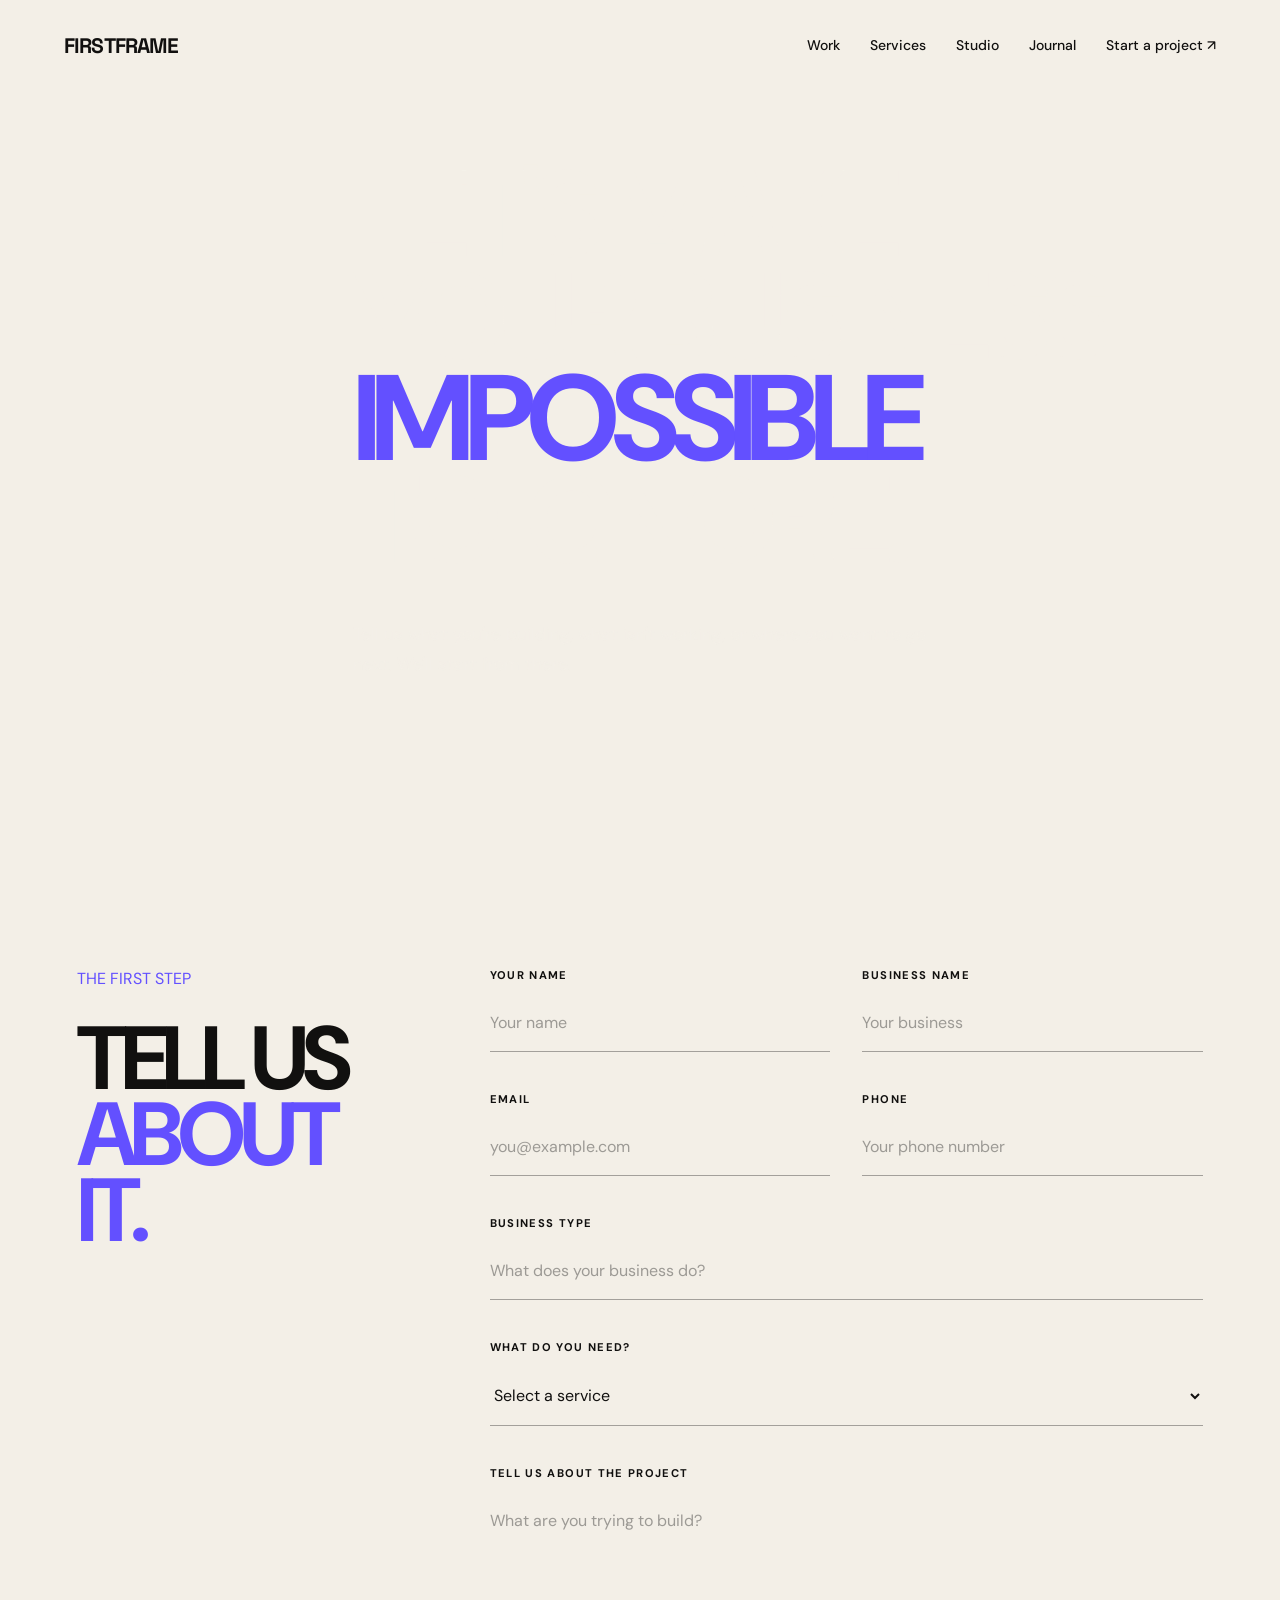
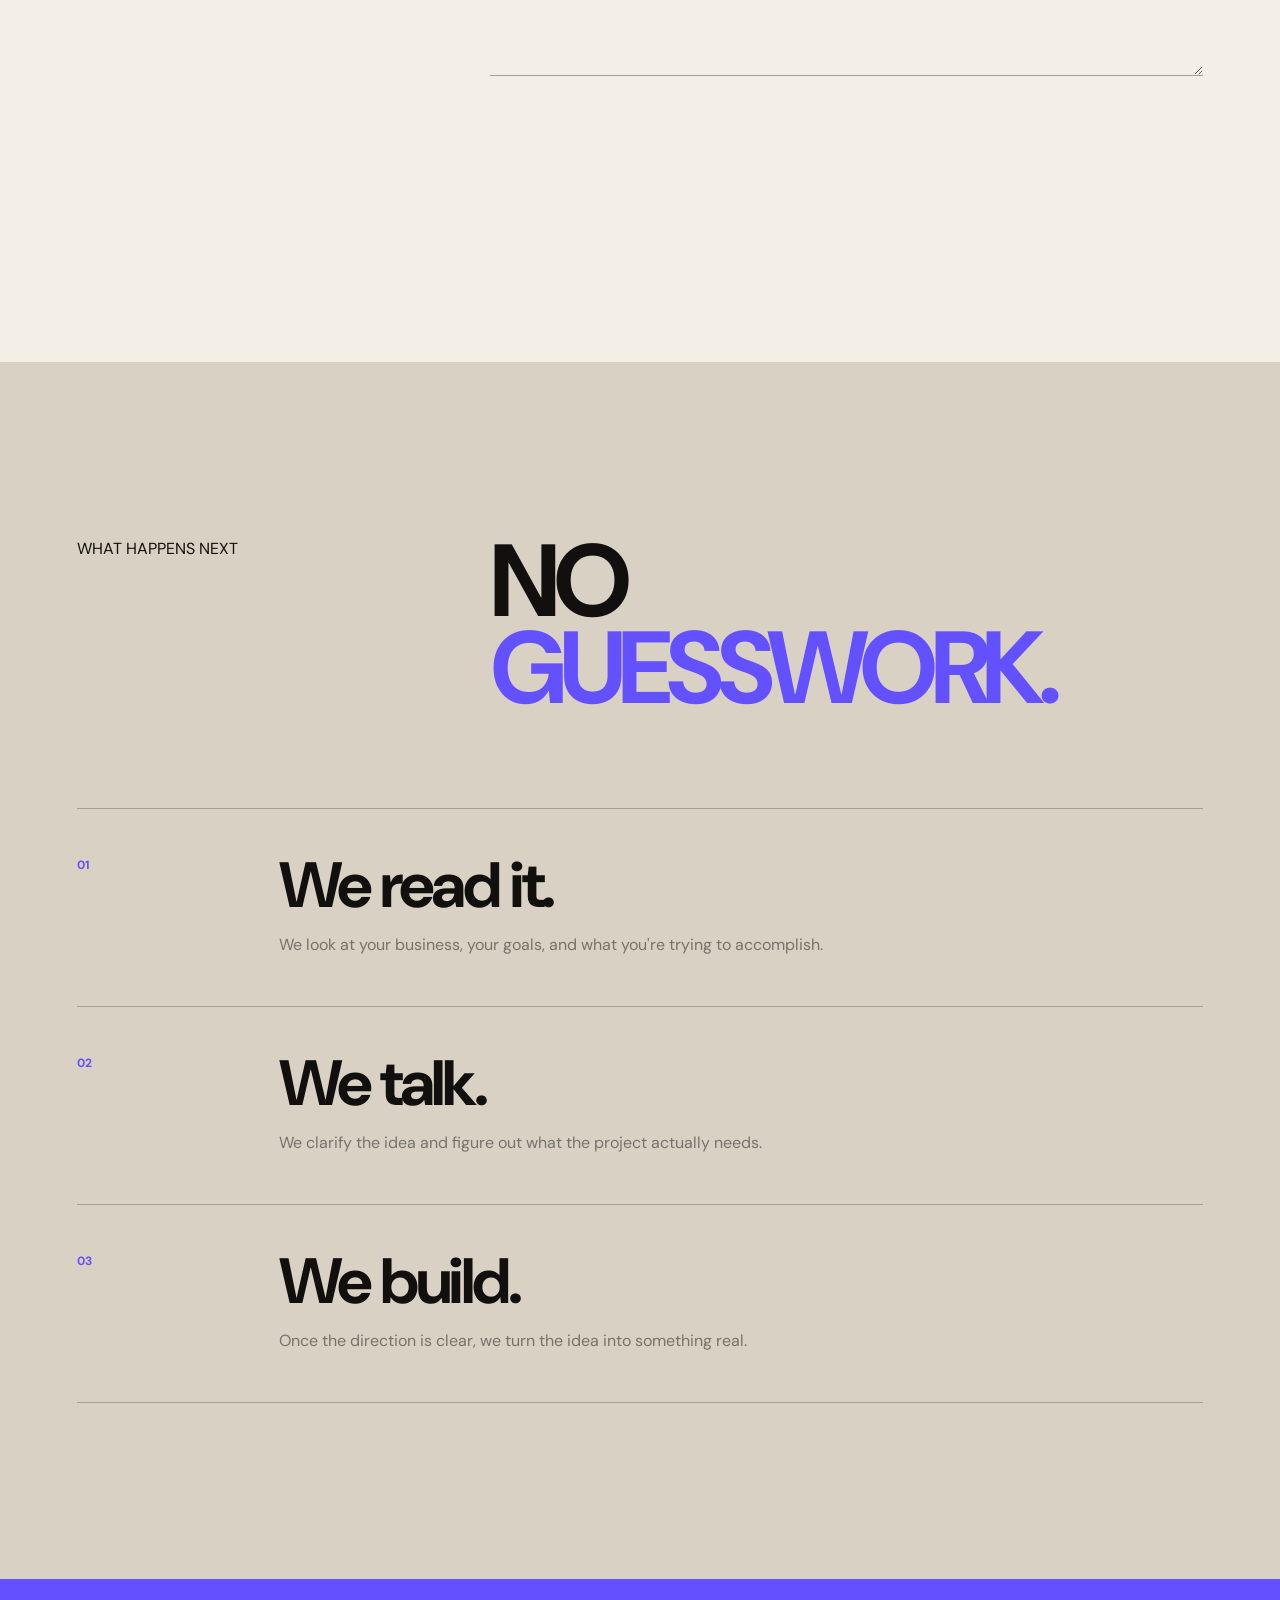
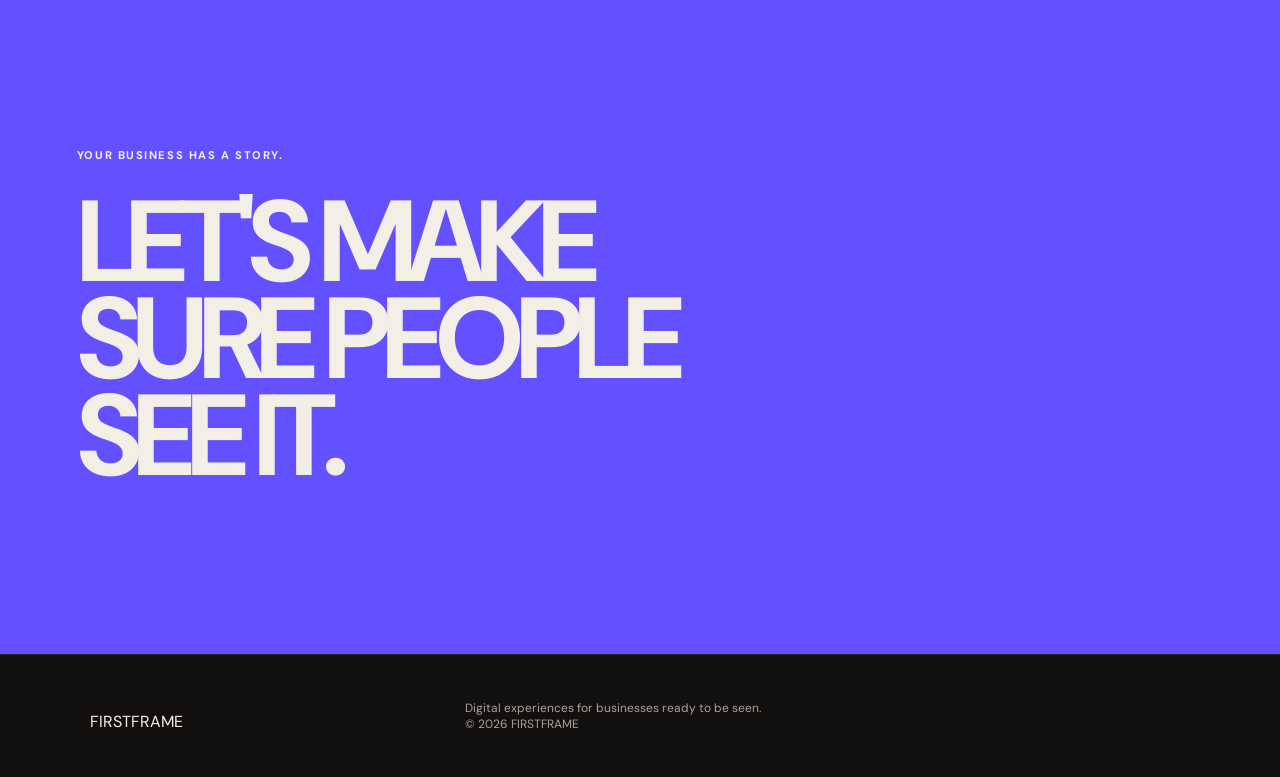
<file: start.html>
<!DOCTYPE html>
<html lang="en">
<head>
  <meta charset="UTF-8">
  <meta name="viewport" content="width=device-width, initial-scale=1.0">

  <title>Start a Project — FIRSTFRAME</title>

  <link rel="stylesheet" href="css/style.css">
</head>

<body>

  <header class="site-header">

    <a href="index.html" class="logo">
      FIRSTFRAME
    </a>

    <nav class="navigation">
      <a href="work.html">Work</a>
      <a href="services.html">Services</a>
      <a href="studio.html">Studio</a>
      <a href="journal.html">Journal</a>

      <a href="start.html" class="nav-cta active">
        Start a project <span>↗</span>
      </a>
    </nav>

    <button class="menu-button" aria-label="Open menu">
      Menu
    </button>

  </header>


  <main>

    <!-- HERO -->

    <section class="start-page-hero">

      <div class="start-page-label">
        <span>05</span>
        <span>START A PROJECT</span>
      </div>

      <div class="start-page-content">

        <h1>
          LET'S MAKE<br>
          YOUR BUSINESS<br>
          <span>IMPOSSIBLE</span><br>
          TO IGNORE.
        </h1>

        <p>
          Tell us what you're building, what isn't working, or where
          you want to go next. We'll start from there.
        </p>

      </div>

    </section>


    <!-- FORM -->

    <section class="project-form-section">

      <div class="project-form-intro">

        <p class="eyebrow">
          THE FIRST STEP
        </p>

        <h2>
          TELL US<br>
          <span>ABOUT IT.</span>
        </h2>

      </div>


      <form class="project-form" action="mailto:camarafatou0820d@gmail.com" method="post" enctype="text/plain">

        <div class="form-row">

          <label>
            YOUR NAME
            <input
              type="text"
              name="name"
              placeholder="Your name"
              required
            >
          </label>

          <label>
            BUSINESS NAME
            <input
              type="text"
              name="business"
              placeholder="Your business"
              required
            >
          </label>

        </div>


        <div class="form-row">
  <label>
    EMAIL
    <input type="email" name="email" placeholder="you@example.com" required>
  </label>

  <label>
    PHONE
    <input type="tel" name="phone" placeholder="Your phone number">
  </label>
</div>

<label>
  BUSINESS TYPE
  <input type="text" name="business-type" placeholder="What does your business do?">
</label>


        <label>
          WHAT DO YOU NEED?
          <select name="service">

            <option value="">
              Select a service
            </option>

            <option>
              Website Design
            </option>

            <option>
              Web Development
            </option>

            <option>
              Website Redesign
            </option>

            <option>
              Digital Experience
            </option>

            <option>
              Not sure yet
            </option>

          </select>
        </label>


        <label>
          TELL US ABOUT THE PROJECT

          <textarea
            name="message"
            rows="7"
            placeholder="What are you trying to build?"
          ></textarea>

        </label>


        <button
          type="submit"
          class="project-submit"
        >
          SEND PROJECT REQUEST
          <span>↗</span>
        </button>

      </form>

    </section>


    <!-- EXPECTATIONS -->

    <section class="start-expectations">

      <div class="start-expectations-heading">

        <p class="eyebrow">
          WHAT HAPPENS NEXT
        </p>

        <h2>
          NO<br>
          <span>GUESSWORK.</span>
        </h2>

      </div>


      <div class="expectation-list">

        <div class="expectation-item">

          <span>01</span>

          <div>
            <h3>We read it.</h3>
            <p>
              We look at your business, your goals, and what you're
              trying to accomplish.
            </p>
          </div>

        </div>


        <div class="expectation-item">

          <span>02</span>

          <div>
            <h3>We talk.</h3>
            <p>
              We clarify the idea and figure out what the project
              actually needs.
            </p>
          </div>

        </div>


        <div class="expectation-item">

          <span>03</span>

          <div>
            <h3>We build.</h3>
            <p>
              Once the direction is clear, we turn the idea into
              something real.
            </p>
          </div>

        </div>

      </div>

    </section>


    <!-- FINAL STATEMENT -->

    <section class="start-final">

      <p>
        YOUR BUSINESS HAS A STORY.
      </p>

      <h2>
        LET'S MAKE<br>
        SURE PEOPLE<br>
        <span>SEE IT.</span>
      </h2>

    </section>

  </main>


  <footer class="site-footer">

    <div class="footer-brand">
      FIRSTFRAME
    </div>

    <div class="footer-bottom">

      <p>
        Digital experiences for businesses ready to be seen.
      </p>

      <p>
        © 2026 FIRSTFRAME
      </p>

    </div>

  </footer>


  <script src="js/script.js"></script>

</body>
</html>
</file>
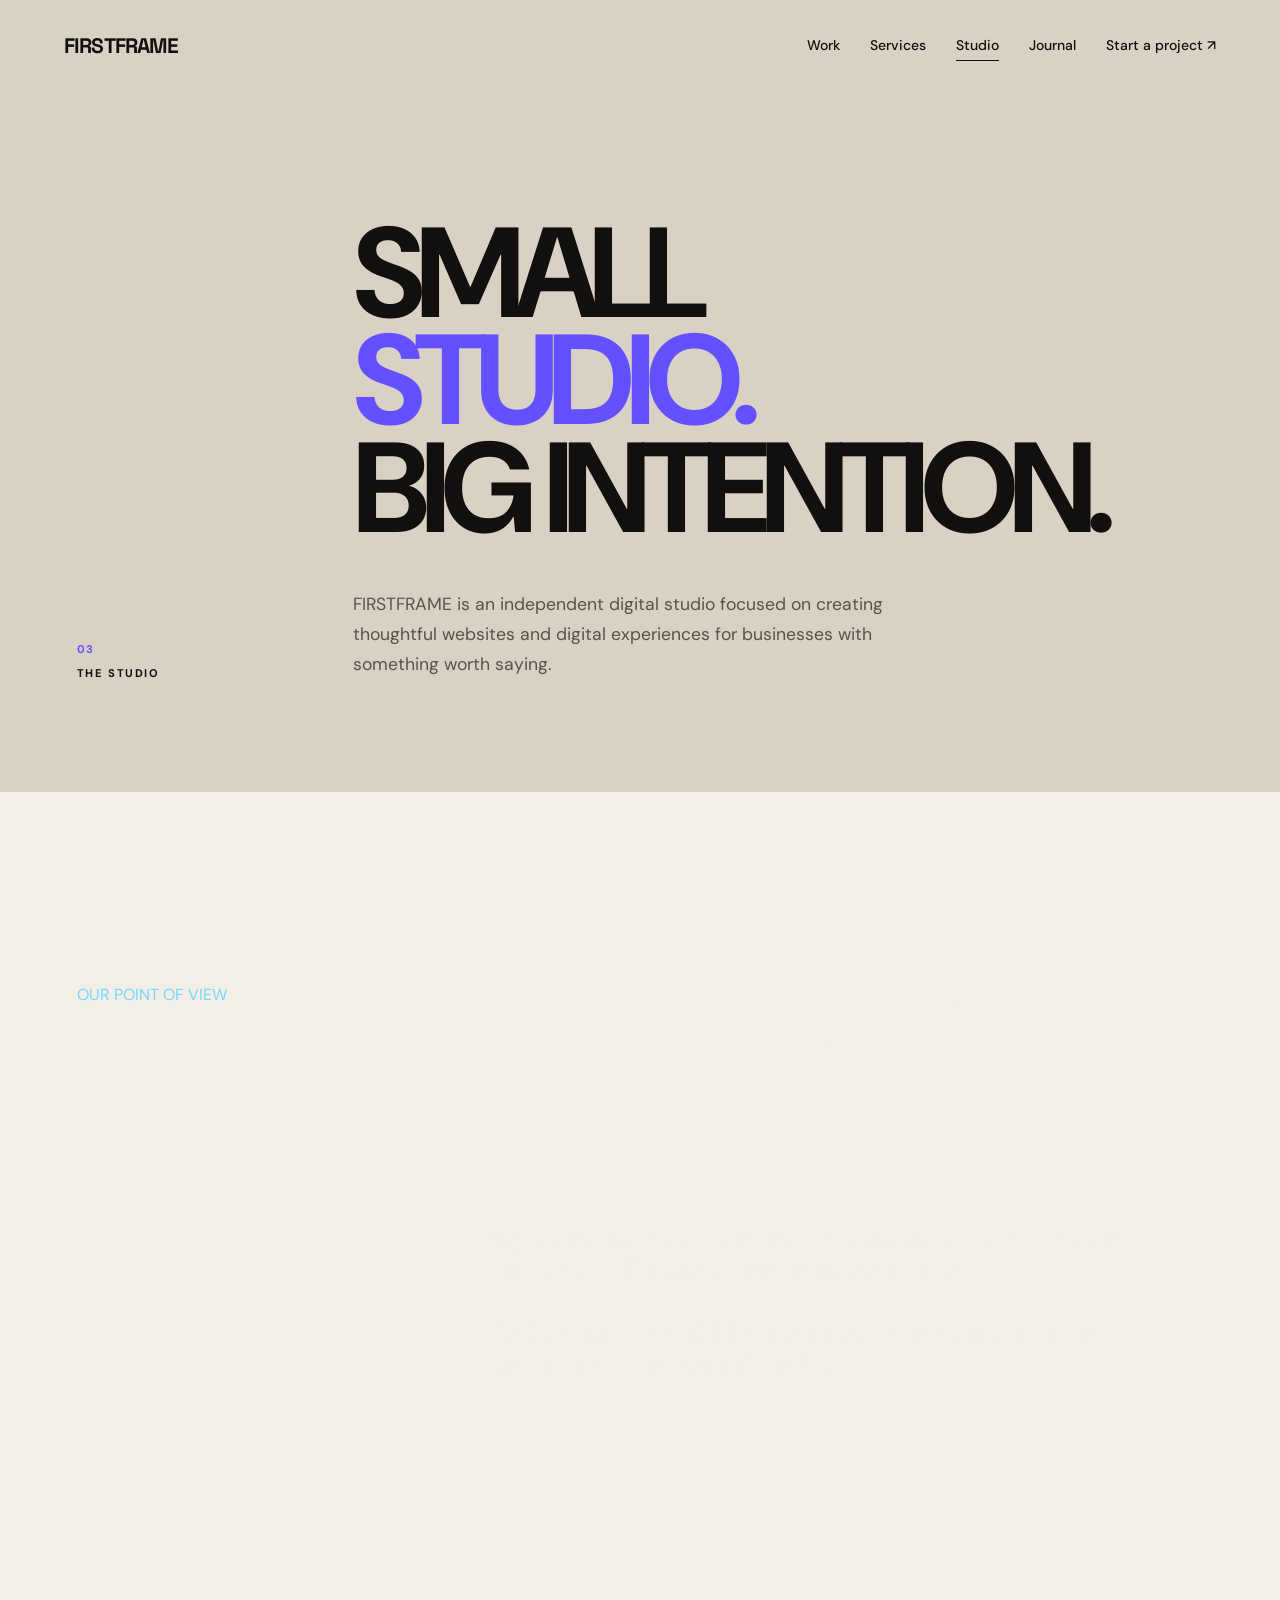
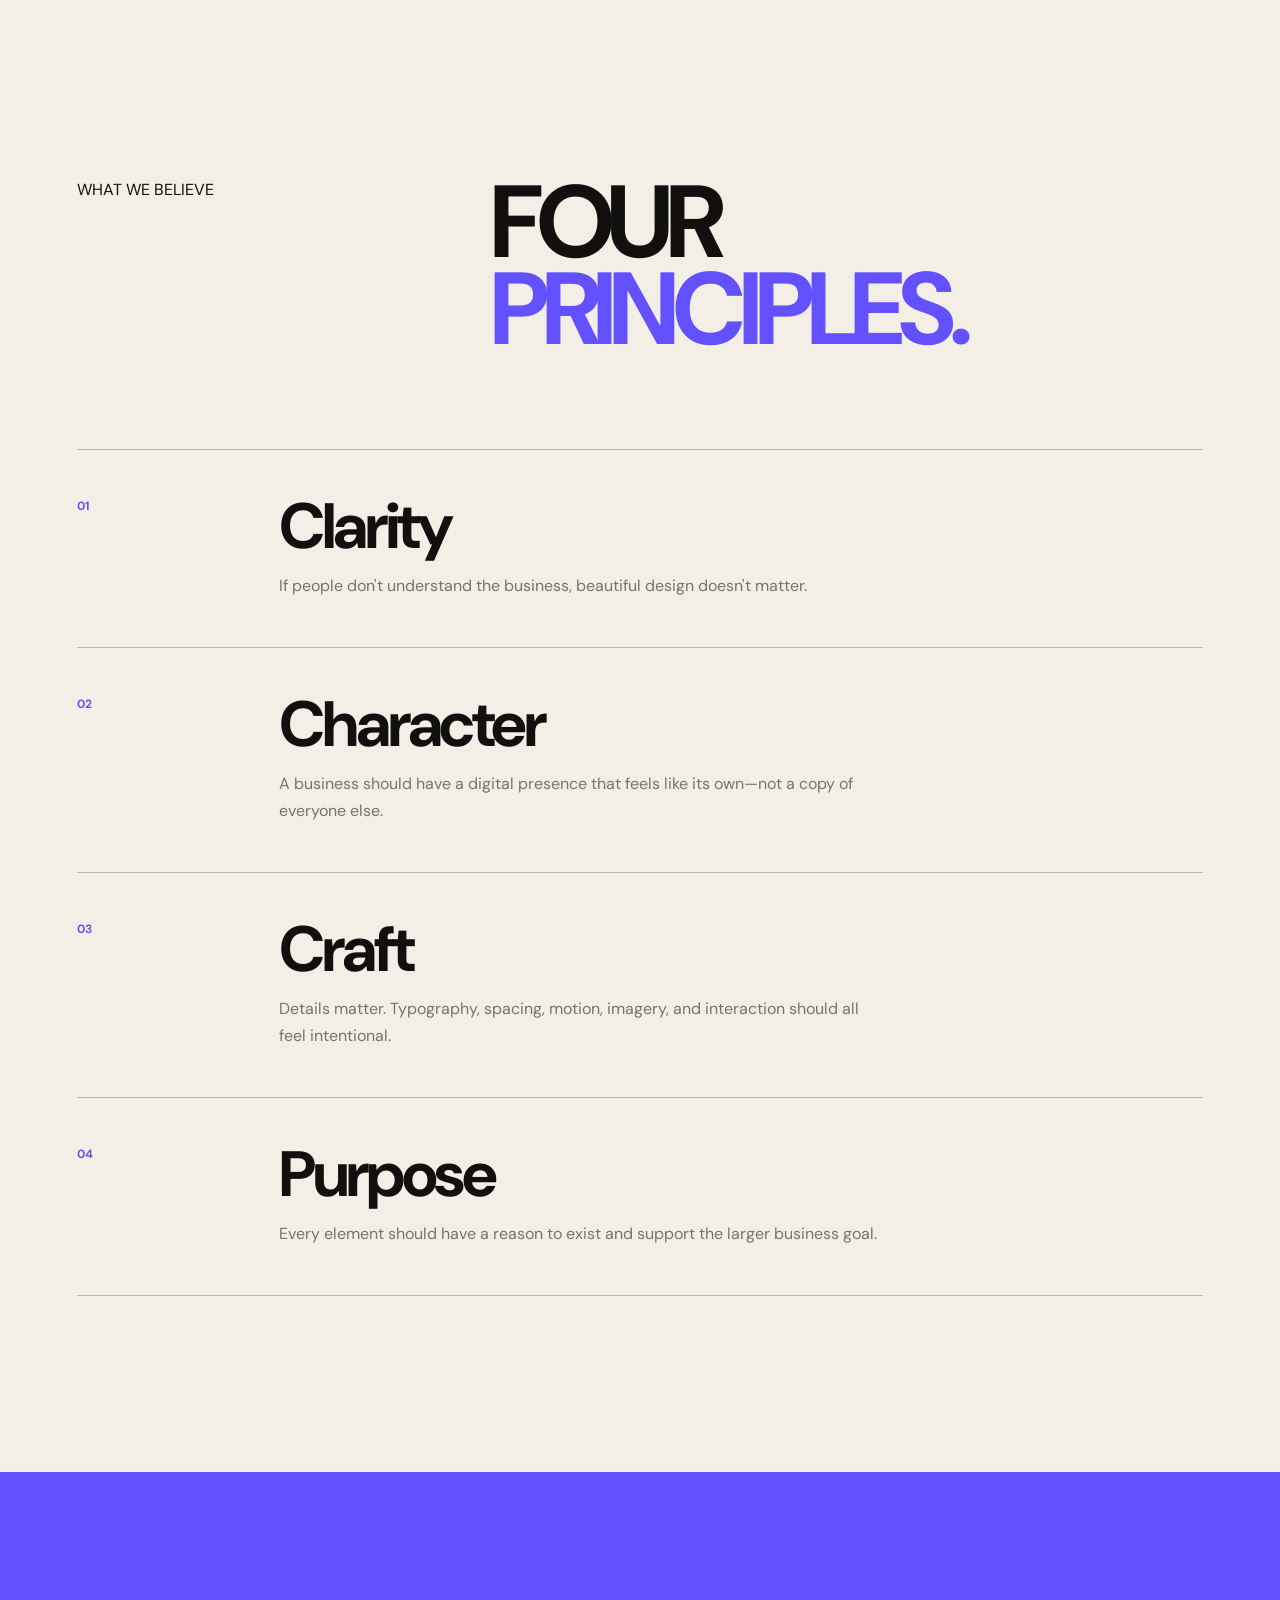
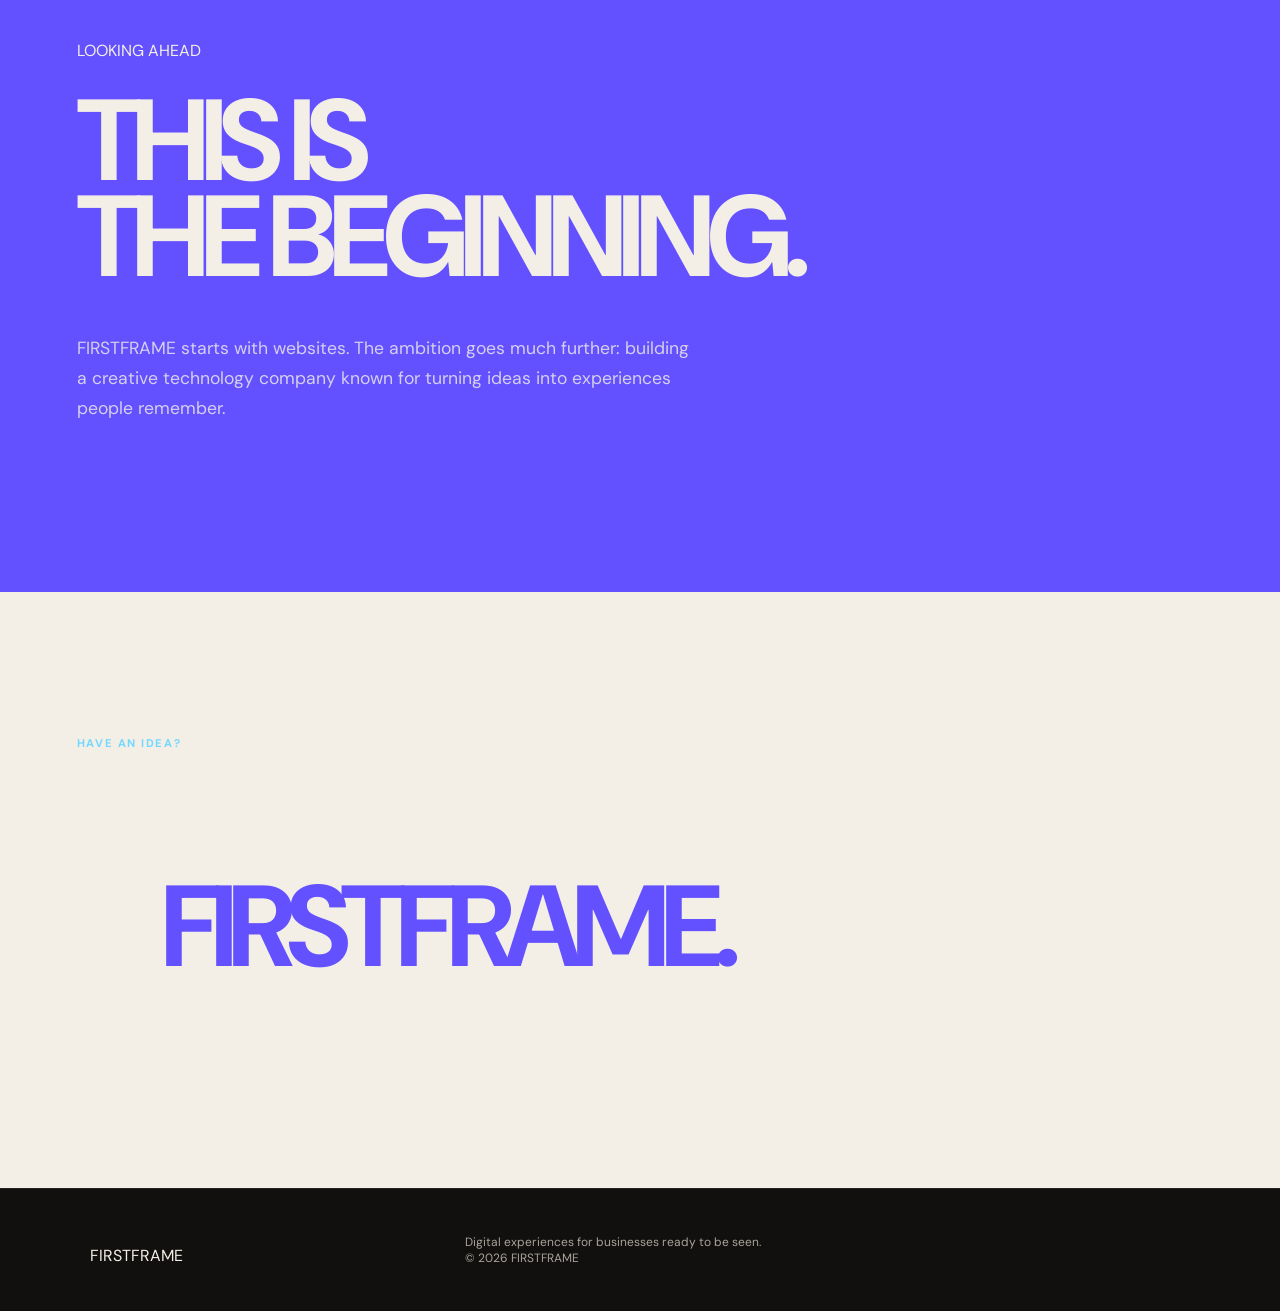
<file: studio.html>
<!DOCTYPE html>
<html lang="en">
<head>
  <meta charset="UTF-8">
  <meta name="viewport" content="width=device-width, initial-scale=1.0">

  <title>Studio — FIRSTFRAME</title>

  <link rel="stylesheet" href="css/style.css">
</head>

<body>

  <header class="site-header">

    <a href="index.html" class="logo">
      FIRSTFRAME
    </a>

    <nav class="navigation">
      <a href="work.html">Work</a>
      <a href="services.html">Services</a>
      <a href="studio.html" class="active">Studio</a>
      <a href="journal.html">Journal</a>
      <a href="start.html" class="nav-cta">
        Start a project <span>↗</span>
      </a>
    </nav>

    <button class="menu-button" aria-label="Open menu">
      Menu
    </button>

  </header>


  <main>

    <!-- STUDIO HERO -->

    <section class="studio-page-hero">

      <div class="studio-page-label">
        <span>03</span>
        <span>THE STUDIO</span>
      </div>

      <div class="studio-page-content">

        <h1>
          SMALL<br>
          <span>STUDIO.</span><br>
          BIG INTENTION.
        </h1>

        <p>
          FIRSTFRAME is an independent digital studio focused on creating
          thoughtful websites and digital experiences for businesses with
          something worth saying.
        </p>

      </div>

    </section>


    <!-- PHILOSOPHY -->

    <section class="studio-philosophy">

      <div class="studio-philosophy-label">
        <p class="eyebrow">OUR POINT OF VIEW</p>
      </div>

      <div class="studio-philosophy-content">

        <h2>
          DESIGN ISN'T<br>
          DECORATION.
        </h2>

        <p>
          A good website should do more than look impressive. It should
          communicate clearly, build confidence, and make the next step
          obvious.
        </p>

        <p>
          That's why every FIRSTFRAME project begins with the business
          behind the website—not just the screen in front of us.
        </p>

      </div>

    </section>


    <!-- PRINCIPLES -->

    <section class="studio-values">

      <div class="studio-values-heading">

        <p class="eyebrow">WHAT WE BELIEVE</p>

        <h2>
          FOUR<br>
          <span>PRINCIPLES.</span>
        </h2>

      </div>


      <div class="studio-values-list">

        <article class="studio-value">

          <span>01</span>

          <div>
            <h3>Clarity</h3>
            <p>
              If people don't understand the business, beautiful design
              doesn't matter.
            </p>
          </div>

        </article>


        <article class="studio-value">

          <span>02</span>

          <div>
            <h3>Character</h3>
            <p>
              A business should have a digital presence that feels like
              its own—not a copy of everyone else.
            </p>
          </div>

        </article>


        <article class="studio-value">

          <span>03</span>

          <div>
            <h3>Craft</h3>
            <p>
              Details matter. Typography, spacing, motion, imagery, and
              interaction should all feel intentional.
            </p>
          </div>

        </article>


        <article class="studio-value">

          <span>04</span>

          <div>
            <h3>Purpose</h3>
            <p>
              Every element should have a reason to exist and support
              the larger business goal.
            </p>
          </div>

        </article>

      </div>

    </section>


    <!-- VISION -->

    <section class="studio-vision">

      <p class="eyebrow">LOOKING AHEAD</p>

      <h2>
        THIS IS<br>
        <span>THE BEGINNING.</span>
      </h2>

      <p class="studio-vision-text">
        FIRSTFRAME starts with websites. The ambition goes much further:
        building a creative technology company known for turning ideas
        into experiences people remember.
      </p>

    </section>


    <!-- CTA -->

    <section class="studio-page-cta">

      <p>HAVE AN IDEA?</p>

      <h2>
        LET'S GIVE IT<br>
        A <span>FIRSTFRAME.</span>
      </h2>

      <a href="start.html" class="button">
        Start a project ↗
      </a>

    </section>

  </main>


  <footer class="site-footer">

    <div class="footer-brand">
      FIRSTFRAME
    </div>

    <div class="footer-bottom">

      <p>
        Digital experiences for businesses ready to be seen.
      </p>

      <p>
        © 2026 FIRSTFRAME
      </p>

    </div>

  </footer>


  <script src="js/script.js"></script>

</body>
</html>
</file>
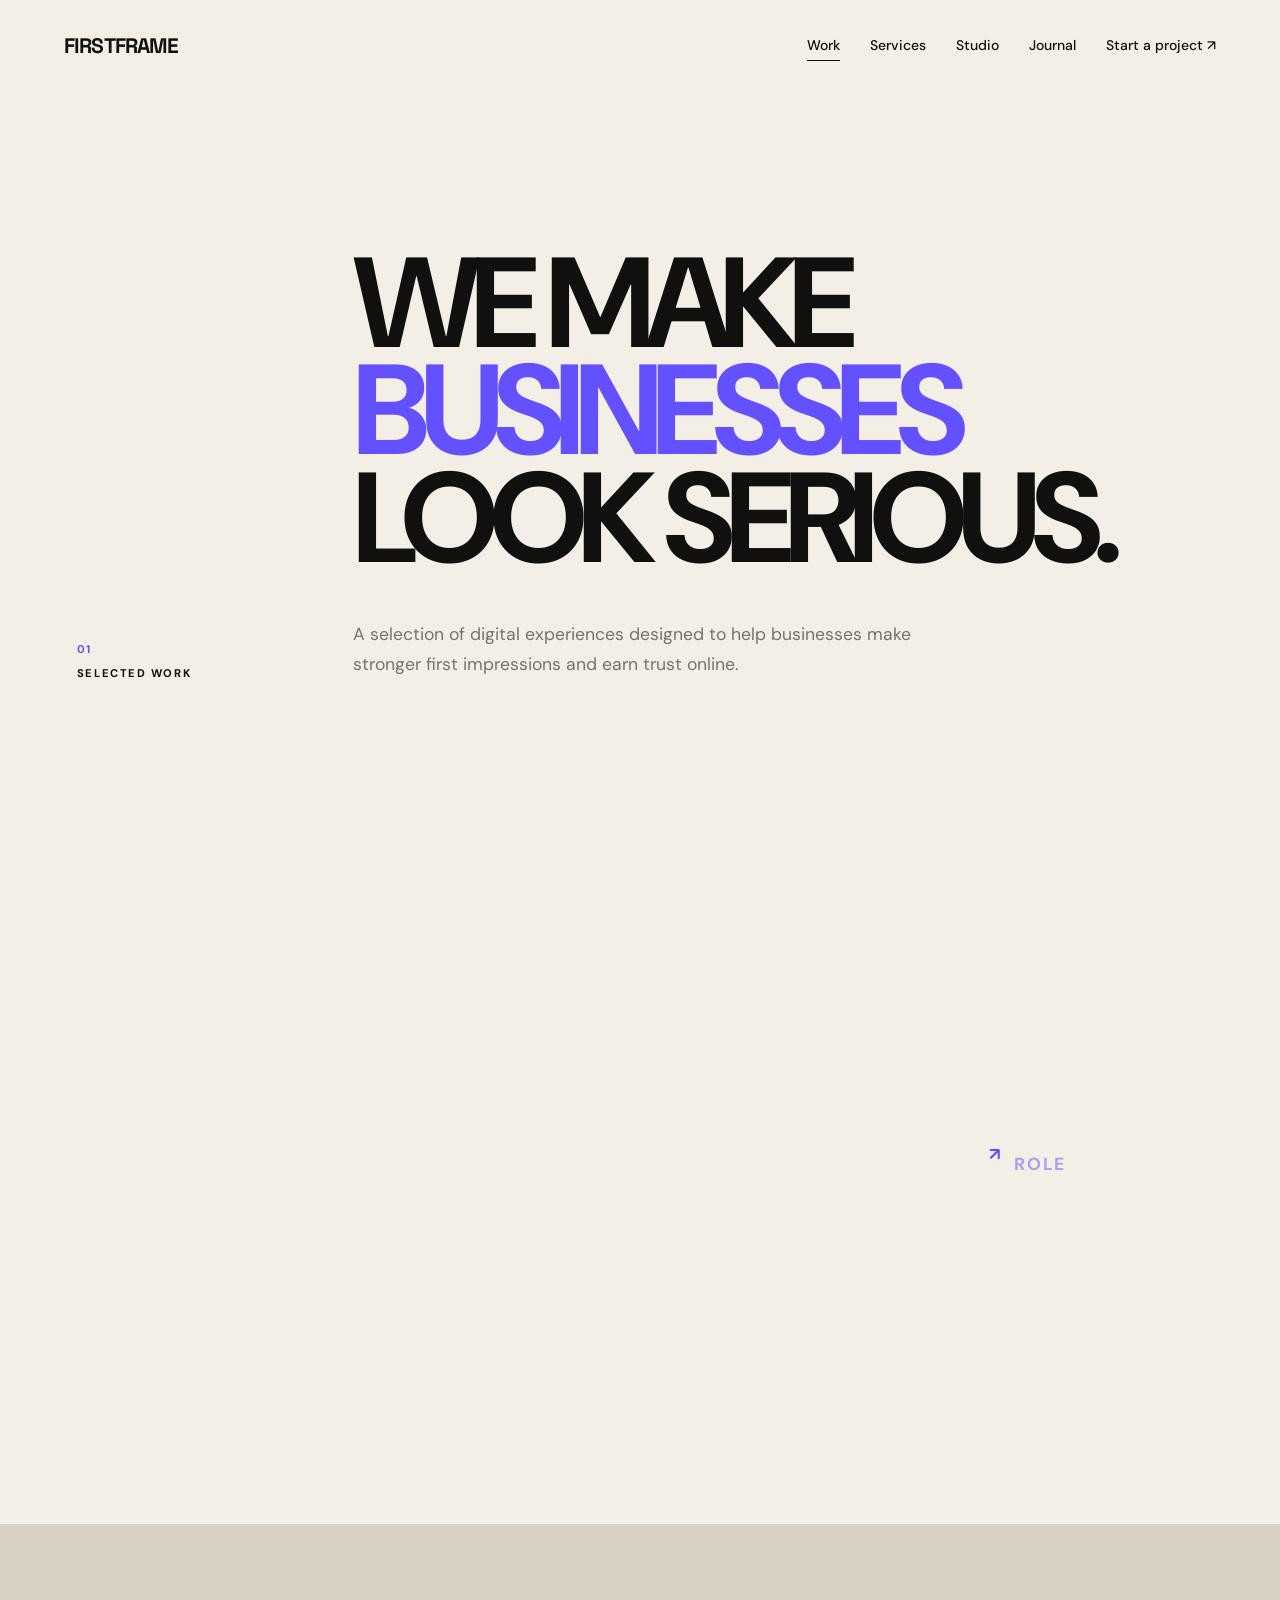
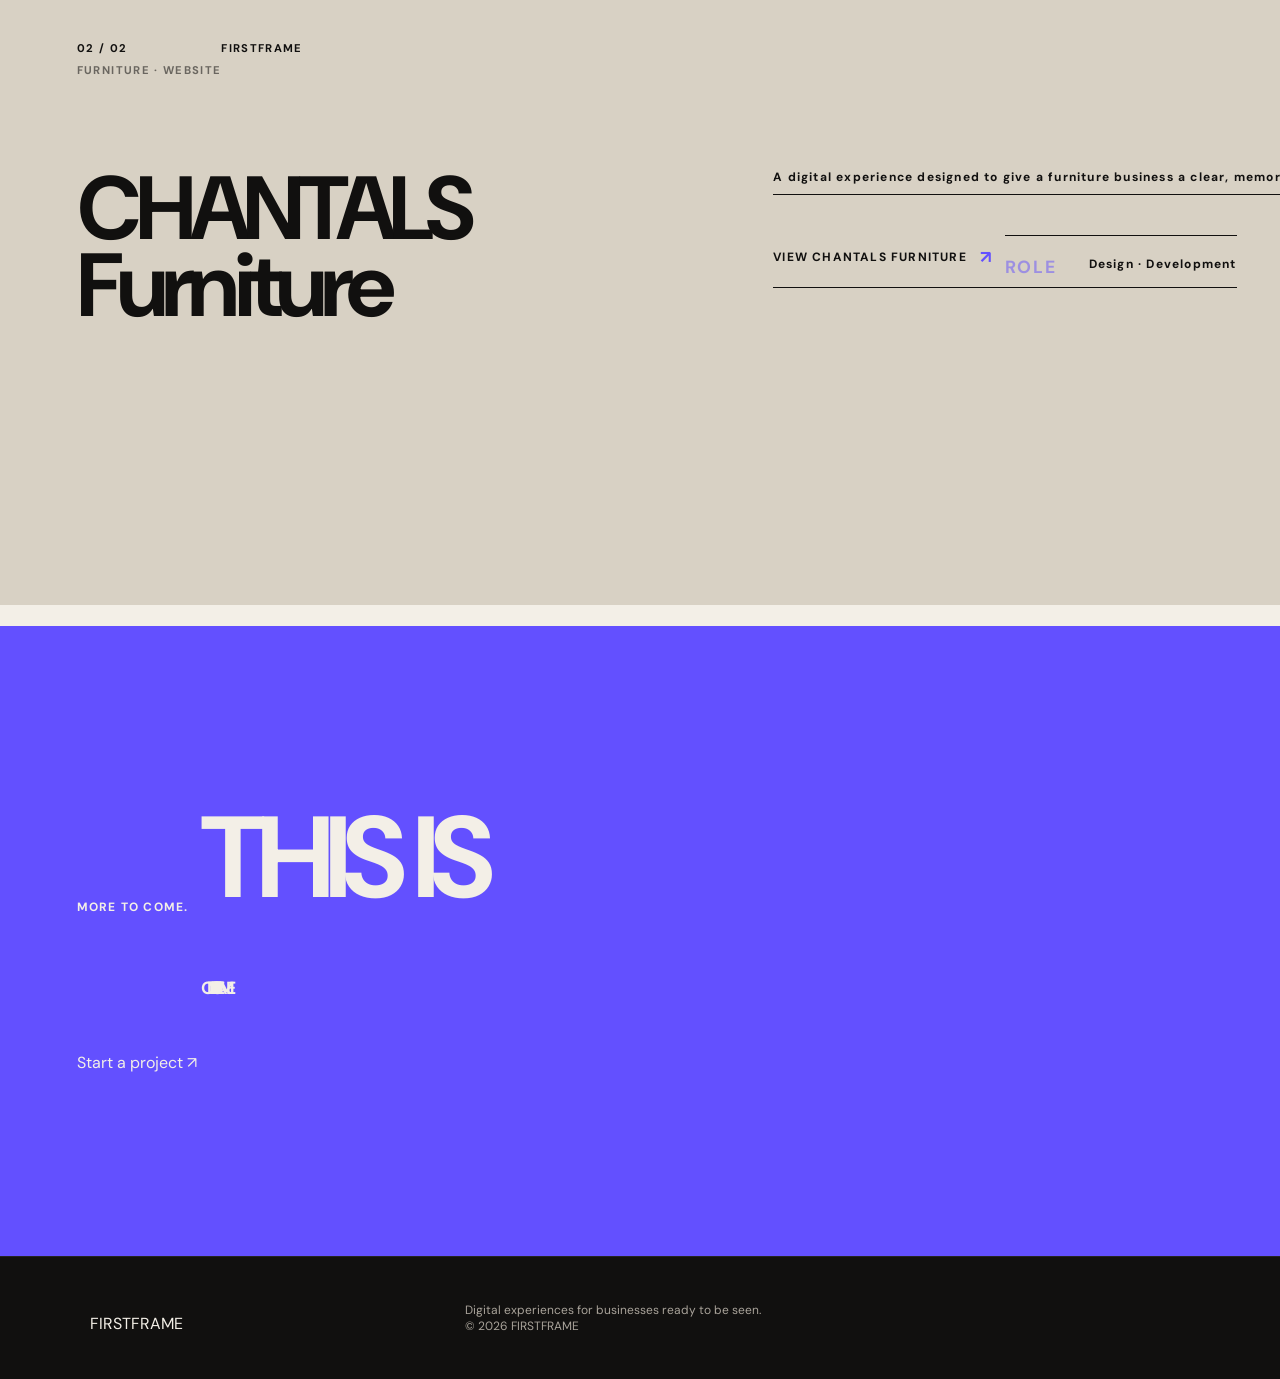
<file: work.html>
<!DOCTYPE html>
<html lang="en">
<head>
  <meta charset="UTF-8">
  <meta name="viewport" content="width=device-width, initial-scale=1.0">

  <title>Work — FIRSTFRAME</title>

  <link rel="stylesheet" href="css/style.css">
</head>

<body>

  <!-- HEADER -->

  <header class="site-header">

    <a href="index.html" class="logo">
      FIRSTFRAME
    </a>

    <nav class="navigation">
      <a href="work.html" class="active">Work</a>
      <a href="services.html">Services</a>
      <a href="studio.html">Studio</a>
      <a href="journal.html">Journal</a>
      <a href="start.html" class="nav-cta">
        Start a project <span>↗</span>
      </a>
    </nav>

    <button class="menu-button" aria-label="Open menu">
      Menu
    </button>

  </header>


  <main>

    <!-- PAGE INTRO -->

    <section class="work-hero">

      <div class="work-hero-label">
        <span>01</span>
        <span>SELECTED WORK</span>
      </div>

      <div class="work-hero-content">

        <h1>
          WE MAKE<br>
          <span>BUSINESSES</span><br>
          LOOK SERIOUS.
        </h1>

        <p>
          A selection of digital experiences designed to help businesses
          make stronger first impressions and earn trust online.
        </p>

      </div>

    </section>


    <!-- PROJECT ONE — GISELLE -->

    <section class="case-study">

      <div class="case-study-top">

        <div>
          <p class="case-number">01 / 02</p>
          <p class="case-category">BEAUTY · WEBSITE</p>
        </div>

        <p class="case-year">FIRSTFRAME</p>

      </div>

      <div class="case-details">

        <div>
          <h2>
            Giselle<br>
            Beauty Salon
          </h2>
        </div>

        <div class="case-description">

          <p>
            A polished digital presence created to give a beauty business
            a professional home online.
          </p>

          <a
            href="https://giselle-beauty-salon.fwebstudio.workers.dev/"
            target="_blank"
            rel="noopener noreferrer"
            class="project-link"
          >
           VIEW GISELLE BEAUTY SALON <span>↗</span> 

          <div class="case-meta">

            <span>ROLE</span>

            <strong>
              Design · Development
            </strong>

          </div>

        </div>

      </div>

    </section>


    <!-- PROJECT TWO — CHANTALS -->

    <section class="case-study case-study-second">

      <div class="case-study-top">

        <div>
          <p class="case-number">02 / 02</p>
          <p class="case-category">FURNITURE · WEBSITE</p>
        </div>

        <p class="case-year">FIRSTFRAME</p>

      </div>

      <div class="case-details">

        <div>
          <h2>
            CHANTALS<br>
            Furniture
          </h2>
        </div>

        <div class="case-description">

          <p>
            A digital experience designed to give a furniture business
            a clear, memorable, and trustworthy online presence.
          </p>

          <a
            href="https://chantals-furniture.fwebstudio.workers.dev/"
            target="_blank"
            rel="noopener noreferrer"
            class="project-link"
          >
            VIEW CHANTALS FURNITURE <span>↗</span>

          <div class="case-meta">

            <span>ROLE</span>

            <strong>
              Design · Development
            </strong>

          </div>

        </div>

      </div>

    </section>


    <!-- ENDING -->

    <section class="work-ending">

      <p>MORE TO COME.</p>

      <h2>
        THIS IS<br>
        <span>ONLY THE FIRST FRAME.</span>
      </h2>

      <a href="start.html" class="button">
        Start a project ↗
      </a>

    </section>

  </main>


  <!-- FOOTER -->

  <footer class="site-footer">

    <div class="footer-brand">
      FIRSTFRAME
    </div>

    <div class="footer-bottom">

      <p>
        Digital experiences for businesses ready to be seen.
      </p>

      <p>
        © 2026 FIRSTFRAME
      </p>

    </div>

  </footer>


  <script src="js/script.js"></script>

</body>
</html>
</file>
<file: css/style.css>
@import url('https://fonts.googleapis.com/css2?family=DM+Sans:wght@400;500;600;700&family=Space+Grotesk:wght@500;600;700&display=swap');

:root {
  --ivory: #f3efe7;
  --obsidian: #11100f;
  --violet: #6350ff;
  --cyan: #72d8ff;
  --lime: #d7ff64;
  --stone: #d8d1c4;
  --muted: #77736c;
  --border: rgba(17, 16, 15, 0.22);
}

* {
  box-sizing: border-box;
  margin: 0;
  padding: 0;
}

html {
  scroll-behavior: smooth;
}

body {
  background: var(--ivory);
  color: var(--obsidian);
  font-family: "DM Sans", sans-serif;
  overflow-x: hidden;
}

a {
  color: inherit;
  text-decoration: none;
}

/* =========================
   HEADER
========================= */

.site-header {
  position: absolute;
  top: 0;
  left: 0;
  width: 100%;
  height: 90px;

  padding: 0 5vw;

  display: flex;
  align-items: center;
  justify-content: space-between;

  z-index: 100;
}

.logo {
  font-family: "Space Grotesk", sans-serif;
  font-size: 21px;
  font-weight: 700;
  letter-spacing: -0.07em;
}

.logo span {
  font-weight: 500;
}

.navigation {
  display: flex;
  align-items: center;
  gap: 30px;

  font-size: 14px;
  font-weight: 500;
}

.navigation a {
  transition: opacity 0.25s ease;
}

.navigation a:hover {
  opacity: 0.55;
}

.nav-button {
  border: 1px solid var(--obsidian);
  border-radius: 100px;
  padding: 12px 18px;
}

/* Mobile menu */

.menu-button {
  display: none;

  width: 42px;
  height: 42px;

  border: 0;
  background: transparent;

  flex-direction: column;
  justify-content: center;
  gap: 6px;
}

.menu-button span {
  display: block;
  width: 25px;
  height: 1px;
  background: var(--obsidian);
}

/* =========================
   HERO
========================= */

.hero {
  min-height: 100vh;

  padding: 150px 7vw 55px;

  position: relative;

  display: flex;
  flex-direction: column;
  justify-content: space-between;

  overflow: hidden;
}

.hero-label,
.section-label {
  font-size: 11px;
  font-weight: 700;

  letter-spacing: 0.15em;
  text-transform: uppercase;
}

.hero-label {
  position: relative;
  z-index: 3;
}

/* Hero orb */

.hero-visual {
  position: absolute;

  width: 42vw;
  height: 42vw;

  max-width: 650px;
  max-height: 650px;

  right: 3vw;
  top: 17%;

  border-radius: 50%;

  background:
    conic-gradient(
      from 210deg,
      var(--violet),
      var(--cyan),
      var(--lime),
      var(--violet)
    );

  animation: floatingOrb 10s ease-in-out infinite;

  z-index: 0;
}

.hero-orb {
  position: absolute;

  inset: 18%;

  border-radius: 46% 54% 52% 48%;

  background: var(--obsidian);

  transform: rotate(-12deg);

  opacity: 0.88;
}

.hero h1 {
  position: relative;
  z-index: 2;

  max-width: 1100px;

  margin-top: auto;
  margin-bottom: 70px;

  font-family: "Space Grotesk", sans-serif;

  font-size: clamp(60px, 9.5vw, 150px);
  line-height: 0.88;

  letter-spacing: -0.075em;
}

.hero h1 em {
  font-style: normal;
  font-weight: 500;
}

.hero-bottom {
  position: relative;
  z-index: 3;

  display: flex;
  align-items: flex-end;
  justify-content: space-between;

  gap: 40px;
}

.hero-bottom p {
  max-width: 440px;

  font-size: 18px;
  line-height: 1.45;
}

.hero-link {
  width: 130px;
  height: 130px;

  border: 1px solid var(--obsidian);
  border-radius: 50%;

  display: flex;
  align-items: center;
  justify-content: center;

  gap: 7px;

  text-align: center;

  font-size: 13px;
  line-height: 1.15;

  transition:
    background 0.3s ease,
    color 0.3s ease,
    transform 0.3s ease;
}

.hero-link strong {
  font-size: 20px;
}

.hero-link:hover {
  background: var(--obsidian);
  color: var(--ivory);
  transform: rotate(-8deg);
}

/* =========================
   STATEMENT
========================= */

.statement {
  padding: 160px 7vw;

  max-width: 1450px;
}

.statement h2 {
  margin-top: 50px;

  font-family: "Space Grotesk", sans-serif;

  font-size: clamp(44px, 6.4vw, 94px);
  line-height: 0.98;

  letter-spacing: -0.065em;
}

.statement h2 span {
  color: var(--muted);
}

/* =========================
   WORK
========================= */

.work-section {
  padding: 110px 7vw 160px;
}

.section-heading {
  display: flex;
  justify-content: space-between;
  align-items: flex-end;

  margin-bottom: 75px;
}

.section-heading h2 {
  margin-top: 30px;

  font-family: "Space Grotesk", sans-serif;

  font-size: clamp(50px, 7vw, 105px);
  line-height: 0.88;

  letter-spacing: -0.07em;
}

.section-heading h2 em {
  font-style: normal;
  font-weight: 500;
}

.text-link {
  font-weight: 700;

  border-bottom: 1px solid var(--obsidian);

  padding-bottom: 5px;
}

/* Projects */

.projects {
  display: grid;

  grid-template-columns: 1.2fr 0.8fr;

  gap: 30px;

  align-items: start;
}

.project {
  display: block;
}

.project-two {
  margin-top: 170px;
}

.project-image {
  height: 570px;

  position: relative;

  overflow: hidden;

  background:
    linear-gradient(
      135deg,
      #18151f,
      var(--violet) 48%,
      var(--cyan)
    );

  transition: transform 0.5s ease;
}

.project-two .project-image {
  height: 440px;

  background:
    linear-gradient(
      145deg,
      var(--lime),
      var(--obsidian) 68%
    );
}

.project:hover .project-image {
  transform: scale(0.985);
}

.project-image span {
  position: absolute;

  left: 25px;
  bottom: 25px;

  color: white;

  font-family: "Space Grotesk", sans-serif;

  font-size: 12px;

  letter-spacing: 0.13em;
}

.project-info {
  display: flex;
  justify-content: space-between;

  gap: 20px;

  padding: 18px 0;

  border-top: 1px solid var(--obsidian);

  margin-top: 15px;
}

.project-info h3 {
  font-family: "Space Grotesk", sans-serif;

  font-size: 23px;

  letter-spacing: -0.04em;
}

.project-info p {
  font-size: 11px;

  text-transform: uppercase;

  letter-spacing: 0.09em;

  color: var(--muted);
}

.portfolio-note {
  margin-top: 35px;

  font-size: 12px;

  color: var(--muted);
}

/* =========================
   APPROACH
========================= */

.approach {
  background: var(--obsidian);

  color: var(--ivory);

  padding: 160px 7vw;
}

.light {
  color: var(--ivory);
}

.approach > h2 {
  margin: 55px 0 120px;

  font-family: "Space Grotesk", sans-serif;

  font-size: clamp(46px, 7vw, 105px);

  line-height: 0.9;

  letter-spacing: -0.07em;
}

.approach > h2 em {
  font-style: normal;
  font-weight: 500;
}

.approach-grid {
  display: grid;

  grid-template-columns: repeat(3, 1fr);

  border-top: 1px solid #55504a;
}

.approach-grid article {
  padding: 30px 35px 20px 0;

  min-height: 210px;

  border-right: 1px solid #55504a;
}

.approach-grid article:not(:first-child) {
  padding-left: 30px;
}

.approach-grid article:last-child {
  border-right: 0;
}

.approach-grid span {
  font-size: 12px;

  opacity: 0.55;
}

.approach-grid h3 {
  margin-top: 40px;

  font-family: "Space Grotesk", sans-serif;

  font-size: 32px;

  letter-spacing: -0.04em;
}

.approach-grid p {
  margin-top: 12px;

  max-width: 280px;

  line-height: 1.5;

  color: #a9a39a;
}

/* =========================
   SERVICES
========================= */

.services-preview {
  padding: 160px 7vw;
}

.service-row {
  display: grid;

  grid-template-columns: 70px 1fr 30px;

  align-items: center;

  padding: 30px 0;

  border-bottom: 1px solid var(--border);

  transition: padding 0.3s ease;
}

.service-row:first-of-type {
  margin-top: 55px;

  border-top: 1px solid var(--border);
}

.service-row:hover {
  padding-left: 15px;
  padding-right: 15px;
}

.service-row span {
  font-size: 12px;

  color: var(--muted);
}

.service-row h3 {
  font-family: "Space Grotesk", sans-serif;

  font-size: clamp(30px, 4vw, 60px);

  letter-spacing: -0.055em;
}

/* =========================
   STUDIO
========================= */

.studio-preview {
  padding: 140px 7vw;

  display: grid;

  grid-template-columns: 1fr 2fr;

  gap: 60px;

  background: var(--stone);
}

.studio-label span {
  display: block;

  margin-top: 35px;

  font-family: "Space Grotesk", sans-serif;

  font-size: 12px;

  letter-spacing: 0.12em;
}

.studio-content h2 {
  font-family: "Space Grotesk", sans-serif;

  font-size: clamp(48px, 7vw, 105px);

  line-height: 0.88;

  letter-spacing: -0.075em;
}

.studio-content h2 em {
  font-style: normal;

  font-weight: 500;
}

.studio-content p {
  max-width: 550px;

  margin: 40px 0;

  font-size: 19px;

  line-height: 1.5;
}

/* =========================
   FINAL CTA
========================= */

.final-cta {
  padding: 150px 7vw 110px;

  background: var(--violet);

  color: #fff;
}

.final-cta h2 {
  margin: 55px 0 75px;

  font-family: "Space Grotesk", sans-serif;

  font-size: clamp(62px, 10vw, 155px);

  line-height: 0.84;

  letter-spacing: -0.08em;
}

.final-cta h2 em {
  font-style: normal;

  font-weight: 500;
}

.cta-button {
  display: inline-flex;

  align-items: center;

  gap: 55px;

  padding: 18px 26px;

  border: 1px solid white;

  border-radius: 100px;

  font-weight: 600;

  transition:
    background 0.3s ease,
    color 0.3s ease;
}

.cta-button span {
  font-size: 21px;
}

.cta-button:hover {
  background: white;
  color: var(--violet);
}

/* =========================
   FOOTER
========================= */

footer {
  padding: 45px 7vw;

  display: grid;

  grid-template-columns: 1fr 2fr auto;

  align-items: end;

  gap: 25px;

  background: var(--obsidian);

  color: var(--ivory);
}

footer p,
footer > span {
  font-size: 12px;

  color: #a9a39a;
}

/* =========================
   ANIMATION
========================= */

@keyframes floatingOrb {
  0%,
  100% {
    transform: translate(0, 0) rotate(0deg);
  }

  50% {
    transform: translate(-25px, 20px) rotate(10deg);
  }
}

/* =========================
   MOBILE
========================= */

@media (max-width: 800px) {

  .site-header {
    padding: 0 6vw;
  }

  .navigation {
    display: none;

    position: absolute;

    top: 75px;
    left: 5vw;
    right: 5vw;

    padding: 25px;

    flex-direction: column;
    align-items: flex-start;

    gap: 20px;

    background: var(--obsidian);
    color: var(--ivory);

    border-radius: 18px;
  }

  .navigation.open {
    display: flex;
  }

  .nav-button {
    border-color: var(--ivory);
  }

  .menu-button {
    display: flex;
  }

  .hero {
    min-height: 850px;

    padding: 125px 6vw 45px;
  }

  .hero-visual {
    width: 75vw;
    height: 75vw;

    right: -20vw;

    top: 29%;
  }

  .hero h1 {
    font-size: clamp(55px, 15.5vw, 95px);

    margin-bottom: 55px;
  }

  .hero-bottom {
    align-items: flex-end;
  }

  .hero-bottom p {
    font-size: 16px;
  }

  .hero-link {
    width: 105px;
    height: 105px;

    flex-shrink: 0;
  }

  .statement,
  .work-section,
  .approach,
  .services-preview,
  .studio-preview,
  .final-cta {
    padding-left: 6vw;
    padding-right: 6vw;
  }

  .statement {
    padding-top: 105px;
    padding-bottom: 105px;
  }

  .section-heading {
    display: block;
  }

  .section-heading .text-link {
    display: inline-block;

    margin-top: 30px;
  }

  .projects {
    display: block;
  }

  .project-two {
    margin-top: 70px;
  }

  .project-image,
  .project-two .project-image {
    height: 420px;
  }

  .approach-grid {
    grid-template-columns: 1fr;
  }

  .approach-grid article,
  .approach-grid article:not(:first-child) {
    padding: 28px 0;

    border-right: 0;

    border-bottom: 1px solid #55504a;
  }

  .studio-preview {
    grid-template-columns: 1fr;
  }

  .service-row {
    grid-template-columns: 40px 1fr 20px;
  }

  .service-row h3 {
    font-size: 28px;
  }

  .final-cta h2 {
    font-size: clamp(58px, 15vw, 100px);
  }

  footer {
    grid-template-columns: 1fr;

    padding-left: 6vw;
    padding-right: 6vw;
  }
}
/* ==========================================
   FIRSTFRAME — VISUAL POLISH
   ========================================== */

::selection {
  background: var(--obsidian);
  color: var(--ivory);
}

/* Smooth image/visual behavior */

.project-image,
.hero-visual,
.hero-link,
.cta-button,
.service-row {
  will-change: transform;
}

/* More sophisticated hero depth */

.hero::after {
  content: "";
  position: absolute;
  width: 55vw;
  height: 55vw;
  right: -20vw;
  bottom: -30vw;

  border-radius: 50%;

  background: radial-gradient(
    circle,
    rgba(99, 80, 255, 0.10),
    transparent 65%
  );

  pointer-events: none;
}

/* Give the hero visual more dimension */

.hero-visual {
  box-shadow:
    0 35px 100px rgba(17, 16, 15, 0.16),
    inset 0 0 80px rgba(255, 255, 255, 0.10);
}

/* Hero text hierarchy */

.hero h1 {
  text-wrap: balance;
}

.hero h1 em {
  display: inline-block;
}

/* Make supporting text feel intentional */

.hero-bottom p {
  letter-spacing: -0.015em;
}

/* Statement emphasis */

.statement h2 span {
  display: inline;
  transition: color 0.4s ease;
}

.statement:hover h2 span {
  color: var(--obsidian);
}

/* Work interaction */

.project {
  overflow: visible;
}

.project-image {
  transform-origin: center;
}

.project-image::after {
  content: "VIEW PROJECT ↗";

  position: absolute;

  right: 22px;
  top: 22px;

  padding: 9px 12px;

  border: 1px solid rgba(255, 255, 255, 0.55);
  border-radius: 100px;

  color: white;

  font-size: 9px;
  font-weight: 700;

  letter-spacing: 0.12em;

  opacity: 0;

  transform: translateY(8px);

  transition:
    opacity 0.3s ease,
    transform 0.3s ease;
}

.project:hover .project-image::after {
  opacity: 1;
  transform: translateY(0);
}

/* Service numbers */

.service-row strong {
  transition:
    transform 0.3s ease,
    opacity 0.3s ease;
}

.service-row:hover strong {
  transform: translate(5px, -5px);
}

/* Approach cards */

.approach-grid article {
  transition:
    background 0.3s ease,
    padding-left 0.3s ease;
}

.approach-grid article:hover {
  background: rgba(255, 255, 255, 0.025);
}

/* Studio section */

.studio-content h2 em {
  position: relative;
}

.studio-content h2 em::after {
  content: "";

  position: absolute;

  left: 0;
  right: 0;
  bottom: -5px;

  height: 2px;

  background: var(--violet);

  transform: scaleX(0);
  transform-origin: left;

  transition: transform 0.5s ease;
}

.studio-preview:hover .studio-content h2 em::after {
  transform: scaleX(1);
}

/* CTA button */

.cta-button {
  position: relative;
  overflow: hidden;
}

.cta-button::before {
  content: "";

  position: absolute;

  inset: 0;

  background: white;

  transform: translateY(100%);

  transition: transform 0.35s ease;

  z-index: 0;
}

.cta-button span,
.cta-button {
  position: relative;
}

.cta-button:hover::before {
  transform: translateY(0);
}

.cta-button:hover {
  color: var(--violet);
}

.cta-button > * {
  position: relative;
  z-index: 2;
}

/* Footer refinement */

footer {
  border-top: 1px solid rgba(255, 255, 255, 0.08);
}

/* Accessibility */

a:focus-visible,
button:focus-visible {
  outline: 2px solid var(--violet);
  outline-offset: 5px;
}

/* Reduce motion for users who request it */

@media (prefers-reduced-motion: reduce) {
  html {
    scroll-behavior: auto;
  }

  *,
  *::before,
  *::after {
    animation-duration: 0.01ms !important;
    animation-iteration-count: 1 !important;
    transition-duration: 0.01ms !important;
  }
}

/* Mobile refinement */

@media (max-width: 800px) {

  .hero::after {
    width: 100vw;
    height: 100vw;
    right: -50vw;
    bottom: -30vw;
  }

  .hero-visual {
    box-shadow:
      0 25px 70px rgba(17, 16, 15, 0.13);
  }

  .project-image::after {
    opacity: 1;
    transform: none;
  }

  .approach-grid article:hover {
    background: transparent;
  }

}
/* =========================================
   FIRSTFRAME — PORTFOLIO POLISH
========================================= */

.work {
  position: relative;
  padding: 10rem 6vw;
  background: var(--ivory);
  color: var(--ink);
  overflow: hidden;
}

.section-intro {
  max-width: 900px;
  margin-bottom: 7rem;
}

.section-intro .eyebrow {
  margin-bottom: 1.5rem;
}

.section-intro h2 {
  font-size: clamp(4rem, 9vw, 9rem);
  line-height: 0.88;
  letter-spacing: -0.065em;
  margin: 0;
  text-transform: uppercase;
}

.section-intro h2 span {
  color: var(--violet);
}

.section-description {
  max-width: 560px;
  margin-top: 2.5rem;
  font-size: 1.15rem;
  line-height: 1.7;
  color: var(--muted);
}


/* PROJECT LAYOUT */

.projects {
  display: flex;
  flex-direction: column;
  gap: 10rem;
}

.project {
  position: relative;
}

.project-large {
  width: 88%;
}

.project-offset {
  width: 72%;
  margin-left: auto;
}


/* IMAGE */

.project-image {
  position: relative;
  overflow: hidden;
  background: var(--stone);
  aspect-ratio: 16 / 10;
}

.project-image img {
  width: 100%;
  height: 100%;
  object-fit: cover;
  display: block;
  transition: transform 0.8s cubic-bezier(.2,.7,.2,1);
}

.project:hover .project-image img {
  transform: scale(1.035);
}


/* PROJECT NUMBER */

.project-number {
  position: absolute;
  top: 1.5rem;
  left: 1.5rem;

  width: 3rem;
  height: 3rem;

  display: grid;
  place-items: center;

  background: var(--ink);
  color: var(--ivory);

  font-size: 0.75rem;
  font-weight: 700;
  letter-spacing: 0.08em;
}


/* PROJECT INFORMATION */

.project-info {
  display: flex;
  justify-content: space-between;
  align-items: flex-end;
  gap: 2rem;

  padding: 1.8rem 0 0;
  border-bottom: 1px solid rgba(17, 16, 15, 0.2);
  padding-bottom: 1.8rem;
}

.project-category {
  margin: 0 0 0.65rem;
  font-size: 0.7rem;
  font-weight: 700;
  letter-spacing: 0.14em;
}

.project-info h3 {
  margin: 0;
  font-size: clamp(1.8rem, 3vw, 3rem);
  letter-spacing: -0.035em;
}


/* VIEW PROJECT */

.project-link {
  position: relative;

  display: inline-flex;
  align-items: center;
  gap: 0.7rem;

  color: var(--ink);
  text-decoration: none;

  font-size: 0.75rem;
  font-weight: 700;
  letter-spacing: 0.1em;

  white-space: nowrap;
}

.project-link span {
  font-size: 1.1rem;
  transition: transform 0.3s ease;
}

.project-link:hover span {
  transform: translate(4px, -4px);
}


/* MOBILE */

@media (max-width: 800px) {

  .work {
    padding: 7rem 5vw;
  }

  .section-intro {
    margin-bottom: 4rem;
  }

  .section-intro h2 {
    font-size: clamp(3.4rem, 15vw, 6rem);
  }

  .section-description {
    font-size: 1rem;
    margin-top: 1.8rem;
  }

  .projects {
    gap: 6rem;
  }

  .project-large,
  .project-offset {
    width: 100%;
    margin-left: 0;
  }

  .project-image {
    aspect-ratio: 4 / 3;
  }

  .project-info {
    align-items: flex-start;
    flex-direction: column;
    gap: 1.5rem;
  }

  .project-info h3 {
    font-size: 2rem;
  }

  .project-link {
    padding-bottom: 0.3rem;
  }
}
/* =========================================
   FIRSTFRAME — HERO REFINEMENT
========================================= */

.hero {
  min-height: 100vh;
  padding: 9rem 6vw 5rem;
  display: flex;
  flex-direction: column;
  justify-content: center;
  position: relative;
  overflow: hidden;
}

.hero::before {
  content: "";
  position: absolute;
  width: 55vw;
  height: 55vw;
  max-width: 800px;
  max-height: 800px;
  right: -18vw;
  top: 8%;
  border-radius: 50%;
  background:
    radial-gradient(
      circle,
      rgba(99, 80, 255, 0.18) 0%,
      rgba(99, 80, 255, 0.06) 35%,
      transparent 70%
    );
  pointer-events: none;
}

.hero-content {
  position: relative;
  z-index: 2;
  max-width: 1100px;
}

.hero .eyebrow {
  margin-bottom: 2rem;
}

.hero h1 {
  max-width: 1100px;
  margin: 0;

  font-size: clamp(4.5rem, 10vw, 10rem);
  line-height: 0.86;
  letter-spacing: -0.075em;

  text-transform: uppercase;
}

.hero h1 span {
  display: block;
  color: var(--violet);
}

.hero-description {
  max-width: 560px;
  margin-top: 3rem;

  font-size: clamp(1rem, 1.5vw, 1.25rem);
  line-height: 1.65;
  color: var(--muted);
}

.hero-actions {
  display: flex;
  align-items: center;
  gap: 1.5rem;
  margin-top: 2.5rem;
}

.hero-actions a {
  text-decoration: none;
}

.hero-scroll {
  position: absolute;
  left: 6vw;
  bottom: 2.5rem;

  display: flex;
  align-items: center;
  gap: 0.8rem;

  font-size: 0.7rem;
  font-weight: 700;
  letter-spacing: 0.14em;
  text-transform: uppercase;

  color: var(--muted);
}

.hero-scroll::before {
  content: "";
  width: 35px;
  height: 1px;
  background: currentColor;
}


/* MOBILE */

@media (max-width: 800px) {

  .hero {
    min-height: 90vh;
    padding: 8rem 5vw 6rem;
  }

  .hero h1 {
    font-size: clamp(3.6rem, 16vw, 6.5rem);
  }

  .hero-description {
    margin-top: 2rem;
    font-size: 1rem;
  }

  .hero-actions {
    margin-top: 2rem;
    flex-direction: column;
    align-items: flex-start;
  }

  .hero-scroll {
    display: none;
  }
}
/* =========================================
   FIRSTFRAME — STATEMENT SECTION
========================================= */

.statement {
  position: relative;
  padding: 12rem 6vw;
  background: var(--ink);
  color: var(--ivory);
  overflow: hidden;
}

.statement::after {
  content: "FIRSTFRAME";
  position: absolute;
  right: -2vw;
  bottom: -4vw;

  font-size: clamp(6rem, 16vw, 18rem);
  font-weight: 700;
  line-height: 0.8;
  letter-spacing: -0.08em;

  color: rgba(243, 239, 231, 0.035);
  pointer-events: none;
}

.statement p {
  position: relative;
  z-index: 1;

  max-width: 1050px;
  margin: 0;

  font-size: clamp(2.8rem, 6vw, 6.5rem);
  line-height: 0.98;
  letter-spacing: -0.055em;
}

.statement p::first-letter {
  color: var(--violet);
}


/* MOBILE */

@media (max-width: 800px) {

  .statement {
    padding: 8rem 5vw;
  }

  .statement p {
    font-size: clamp(2.4rem, 10vw, 4.5rem);
  }
}
/* =========================================
   FIRSTFRAME — APPROACH
========================================= */

.approach {
  position: relative;
  padding: 11rem 6vw;
  background: var(--ivory);
  overflow: hidden;
}

.approach-header {
  display: grid;
  grid-template-columns: 0.8fr 1.6fr;
  gap: 5rem;
  align-items: end;
  margin-bottom: 7rem;
}

.approach-header .eyebrow {
  margin: 0;
}

.approach-header h2 {
  max-width: 900px;
  margin: 0;

  font-size: clamp(3.5rem, 7vw, 7.5rem);
  line-height: 0.9;
  letter-spacing: -0.065em;
  text-transform: uppercase;
}

.approach-header h2 span {
  color: var(--violet);
}


/* APPROACH ITEMS */

.approach-grid {
  border-top: 1px solid rgba(17, 16, 15, 0.2);
}

.approach-card {
  display: grid;
  grid-template-columns: 0.25fr 1fr 1fr;
  gap: 3rem;

  padding: 3rem 0;

  border-bottom: 1px solid rgba(17, 16, 15, 0.2);

  transition:
    padding 0.35s ease,
    background 0.35s ease;
}

.approach-card:hover {
  padding-left: 1.5rem;
  padding-right: 1.5rem;
}

.approach-number {
  font-size: 0.75rem;
  font-weight: 700;
  letter-spacing: 0.12em;
}

.approach-card h3 {
  margin: 0;

  font-size: clamp(2rem, 4vw, 4rem);
  line-height: 0.95;
  letter-spacing: -0.045em;
}

.approach-card p {
  max-width: 500px;
  margin: 0;

  color: var(--muted);
  font-size: 1rem;
  line-height: 1.7;
}


/* MOBILE */

@media (max-width: 800px) {

  .approach {
    padding: 8rem 5vw;
  }

  .approach-header {
    display: block;
    margin-bottom: 4rem;
  }

  .approach-header h2 {
    margin-top: 2rem;
    font-size: clamp(3rem, 12vw, 5rem);
  }

  .approach-card {
    grid-template-columns: 1fr;
    gap: 1rem;
    padding: 2.5rem 0;
  }

  .approach-card:hover {
    padding-left: 0;
    padding-right: 0;
  }

  .approach-card p {
    font-size: 0.95rem;
  }
}
/* =========================================
   FIRSTFRAME — SERVICES
========================================= */

.services {
  position: relative;
  padding: 11rem 6vw;
  background: var(--obsidian);
  color: var(--ivory);
  overflow: hidden;
}

.services-header {
  display: flex;
  justify-content: space-between;
  align-items: flex-end;
  gap: 3rem;
  margin-bottom: 6rem;
}

.services-header h2 {
  max-width: 850px;
  margin: 0;

  font-size: clamp(3.8rem, 8vw, 8rem);
  line-height: 0.86;
  letter-spacing: -0.07em;
  text-transform: uppercase;
}

.services-header h2 span {
  color: var(--cyan);
}

.services-intro {
  max-width: 330px;
  margin: 0;

  color: rgba(243, 239, 231, 0.65);
  font-size: 0.95rem;
  line-height: 1.7;
}


/* SERVICE LIST */

.services-list {
  border-top: 1px solid rgba(243, 239, 231, 0.22);
}

.service-item {
  display: grid;
  grid-template-columns: 0.2fr 1fr auto;
  align-items: center;
  gap: 2rem;

  padding: 2.7rem 0;

  border-bottom: 1px solid rgba(243, 239, 231, 0.22);

  transition: padding 0.35s ease;
}

.service-item:hover {
  padding-left: 1.2rem;
  padding-right: 1.2rem;
}

.service-number {
  font-size: 0.7rem;
  font-weight: 700;
  letter-spacing: 0.14em;
  color: rgba(243, 239, 231, 0.55);
}

.service-item h3 {
  margin: 0;

  font-size: clamp(2rem, 4vw, 4.5rem);
  line-height: 0.95;
  letter-spacing: -0.045em;
}

.service-arrow {
  font-size: 2rem;
  transition: transform 0.3s ease;
}

.service-item:hover .service-arrow {
  transform: translate(5px, -5px);
}


/* MOBILE */

@media (max-width: 800px) {

  .services {
    padding: 8rem 5vw;
  }

  .services-header {
    display: block;
    margin-bottom: 4rem;
  }

  .services-header h2 {
    font-size: clamp(3.2rem, 13vw, 5.5rem);
  }

  .services-intro {
    margin-top: 2rem;
  }

  .service-item {
    grid-template-columns: auto 1fr auto;
    gap: 1rem;
    padding: 2rem 0;
  }

  .service-item:hover {
    padding-left: 0;
    padding-right: 0;
  }

  .service-item h3 {
    font-size: 1.8rem;
  }

  .service-arrow {
    font-size: 1.4rem;
  }
}
/* =========================================
   FIRSTFRAME — STUDIO
========================================= */

.studio {
  position: relative;
  padding: 12rem 6vw;
  background: var(--stone);
  color: var(--ink);
  overflow: hidden;
}

.studio-layout {
  display: grid;
  grid-template-columns: 0.7fr 1.5fr;
  gap: 6rem;
  align-items: start;
}

.studio-label {
  position: sticky;
  top: 8rem;
}

.studio-label .eyebrow {
  margin: 0;
}

.studio-content {
  max-width: 1000px;
}

.studio-content h2 {
  margin: 0;

  font-size: clamp(4rem, 8vw, 8rem);
  line-height: 0.88;
  letter-spacing: -0.07em;
  text-transform: uppercase;
}

.studio-content h2 span {
  color: var(--violet);
}

.studio-content > p {
  max-width: 650px;
  margin: 3rem 0 0;

  font-size: clamp(1.1rem, 1.7vw, 1.35rem);
  line-height: 1.7;
  color: rgba(17, 16, 15, 0.68);
}


/* STUDIO PRINCIPLES */

.studio-principles {
  display: grid;
  grid-template-columns: repeat(2, 1fr);
  gap: 1px;

  margin-top: 6rem;

  background: rgba(17, 16, 15, 0.2);
}

.studio-principle {
  padding: 2.5rem;
  background: var(--stone);
}

.studio-principle strong {
  display: block;
  margin-bottom: 1rem;

  font-size: 0.75rem;
  letter-spacing: 0.12em;
}

.studio-principle p {
  margin: 0;

  font-size: 1rem;
  line-height: 1.65;
  color: rgba(17, 16, 15, 0.65);
}


/* MOBILE */

@media (max-width: 800px) {

  .studio {
    padding: 8rem 5vw;
  }

  .studio-layout {
    display: block;
  }

  .studio-label {
    position: static;
    margin-bottom: 2rem;
  }

  .studio-content h2 {
    font-size: clamp(3.5rem, 14vw, 6rem);
  }

  .studio-content > p {
    margin-top: 2rem;
    font-size: 1rem;
  }

  .studio-principles {
    grid-template-columns: 1fr;
    margin-top: 4rem;
  }

  .studio-principle {
    padding: 2rem;
  }
}
/* =========================================
   FIRSTFRAME — FINAL CTA
========================================= */

.final-cta {
  position: relative;
  min-height: 75vh;
  padding: 9rem 6vw;

  display: flex;
  flex-direction: column;
  justify-content: center;

  background: var(--violet);
  color: var(--ivory);

  overflow: hidden;
}

.final-cta::before {
  content: "01";
  position: absolute;
  right: 5vw;
  top: 3rem;

  font-size: 0.75rem;
  font-weight: 700;
  letter-spacing: 0.15em;

  opacity: 0.65;
}

.final-cta h2 {
  max-width: 1100px;
  margin: 0;

  font-size: clamp(4rem, 10vw, 10rem);
  line-height: 0.84;
  letter-spacing: -0.075em;
  text-transform: uppercase;
}

.final-cta h2 span {
  display: block;
  color: var(--acid);
}

.final-cta p {
  max-width: 520px;
  margin: 2.5rem 0 0;

  font-size: 1.1rem;
  line-height: 1.65;

  color: rgba(243, 239, 231, 0.82);
}

.final-cta .button {
  width: fit-content;
  margin-top: 2.5rem;

  background: var(--ink);
  color: var(--ivory);

  border-color: var(--ink);
}

.final-cta .button:hover {
  background: var(--ivory);
  color: var(--ink);
  border-color: var(--ivory);
}


/* MOBILE */

@media (max-width: 800px) {

  .final-cta {
    min-height: 65vh;
    padding: 7rem 5vw;
  }

  .final-cta h2 {
    font-size: clamp(3.5rem, 15vw, 6.5rem);
  }

  .final-cta p {
    font-size: 1rem;
    margin-top: 2rem;
  }
}
/* =========================================
   FIRSTFRAME — WORK PAGE
========================================= */

.work-hero {
  min-height: 88vh;
  padding: 10rem 6vw 7rem;

  display: grid;
  grid-template-columns: 0.25fr 1fr;
  gap: 4rem;
  align-items: end;

  background: var(--ivory);
  color: var(--ink);
}

.work-hero-label {
  display: flex;
  flex-direction: column;
  gap: 0.6rem;

  font-size: 0.7rem;
  font-weight: 700;
  letter-spacing: 0.14em;
}

.work-hero-label span:first-child {
  color: var(--violet);
}

.work-hero-content h1 {
  max-width: 1200px;
  margin: 0;

  font-size: clamp(4.5rem, 10vw, 10rem);
  line-height: 0.84;
  letter-spacing: -0.075em;

  text-transform: uppercase;
}

.work-hero-content h1 span {
  color: var(--violet);
}

.work-hero-content p {
  max-width: 560px;
  margin: 3rem 0 0;

  font-size: 1.1rem;
  line-height: 1.7;
  color: var(--muted);
}


/* CASE STUDY */

.case-study {
  padding: 7rem 6vw 11rem;
  background: var(--ink);
  color: var(--ivory);
}

.case-study-second {
  background: var(--stone);
  color: var(--ink);
}

.case-study-top {
  display: flex;
  justify-content: space-between;
  align-items: flex-start;

  margin-bottom: 2rem;
}

.case-study-top p {
  margin: 0;
}

.case-number,
.case-category,
.case-year {
  font-size: 0.7rem;
  font-weight: 700;
  letter-spacing: 0.12em;
}

.case-category {
  margin-top: 0.5rem !important;
  opacity: 0.55;
}

.case-image {
  width: 100%;
  overflow: hidden;
  background: var(--stone);
}

.case-image img {
  width: 100%;
  height: auto;
  display: block;

  transition: transform 0.8s cubic-bezier(.2,.7,.2,1);
}

.case-image:hover img {
  transform: scale(1.025);
}


/* CASE DETAILS */

.case-details {
  display: grid;
  grid-template-columns: 1.2fr 0.8fr;
  gap: 5rem;

  padding-top: 3.5rem;
}

.case-details h2 {
  margin: 0;

  font-size: clamp(3.5rem, 7vw, 7rem);
  line-height: 0.86;
  letter-spacing: -0.065em;
}

.case-description {
  align-self: end;
  max-width: 430px;
}

.case-description > p {
  margin: 0 0 3rem;

  font-size: 1.05rem;
  line-height: 1.7;
  opacity: 0.7;
}

.case-meta {
  display: flex;
  justify-content: space-between;
  gap: 2rem;

  padding-top: 1.2rem;
  border-top: 1px solid currentColor;

  font-size: 0.75rem;
}

.case-meta span {
  opacity: 0.5;
  letter-spacing: 0.1em;
}

.case-meta strong {
  font-weight: 700;
}


/* ENDING */

.work-ending {
  min-height: 70vh;
  padding: 10rem 6vw;

  display: flex;
  flex-direction: column;
  justify-content: center;

  background: var(--violet);
  color: var(--ivory);
}

.work-ending > p {
  margin: 0 0 2rem;

  font-size: 0.7rem;
  font-weight: 700;
  letter-spacing: 0.14em;
}

.work-ending h2 {
  max-width: 1100px;
  margin: 0;

  font-size: clamp(4rem, 9vw, 9rem);
  line-height: 0.84;
  letter-spacing: -0.075em;
  text-transform: uppercase;
}

.work-ending h2 span {
  color: var(--acid);
}

.work-ending .button {
  width: fit-content;
  margin-top: 3rem;

  background: var(--ink);
  color: var(--ivory);
  border-color: var(--ink);
}


/* MOBILE */

@media (max-width: 800px) {

  .work-hero {
    min-height: 75vh;
    padding: 8rem 5vw 5rem;

    display: block;
  }

  .work-hero-label {
    margin-bottom: 4rem;
  }

  .work-hero-content h1 {
    font-size: clamp(3.5rem, 15vw, 6.5rem);
  }

  .work-hero-content p {
    margin-top: 2rem;
    font-size: 1rem;
  }

  .case-study {
    padding: 5rem 5vw 7rem;
  }

  .case-details {
    grid-template-columns: 1fr;
    gap: 3rem;
  }

  .case-details h2 {
    font-size: clamp(3rem, 13vw, 5.5rem);
  }

  .case-description {
    max-width: 100%;
  }

  .work-ending {
    min-height: 60vh;
    padding: 7rem 5vw;
  }

  .work-ending h2 {
    font-size: clamp(3.5rem, 14vw, 6.5rem);
  }
}
/* =========================================
   FIRSTFRAME — SERVICES PAGE
========================================= */

.services-page-hero {
  min-height: 88vh;
  padding: 10rem 6vw 7rem;

  display: grid;
  grid-template-columns: 0.25fr 1fr;
  gap: 4rem;
  align-items: end;

  background: var(--ink);
  color: var(--ivory);
}

.services-page-label {
  display: flex;
  flex-direction: column;
  gap: 0.6rem;

  font-size: 0.7rem;
  font-weight: 700;
  letter-spacing: 0.14em;
}

.services-page-label span:first-child {
  color: var(--cyan);
}

.services-page-content h1 {
  margin: 0;

  font-size: clamp(4.5rem, 10vw, 10rem);
  line-height: 0.84;
  letter-spacing: -0.075em;

  text-transform: uppercase;
}

.services-page-content h1 span {
  color: var(--cyan);
}

.services-page-content > p {
  max-width: 560px;
  margin: 3rem 0 0;

  font-size: 1.1rem;
  line-height: 1.7;

  color: rgba(243, 239, 231, 0.65);
}


/* SERVICE DETAILS */

.service-detail-section {
  padding: 11rem 6vw;
  background: var(--ivory);
  color: var(--ink);
}

.service-detail-intro {
  display: grid;
  grid-template-columns: 0.7fr 1.5fr;
  gap: 5rem;

  margin-bottom: 7rem;
}

.service-detail-intro h2 {
  margin: 0;

  font-size: clamp(3.5rem, 7vw, 7rem);
  line-height: 0.88;
  letter-spacing: -0.065em;
}

.service-detail-intro h2 span {
  color: var(--violet);
}


/* SERVICE ROWS */

.service-details {
  border-top: 1px solid rgba(17, 16, 15, 0.25);
}

.service-detail {
  display: grid;
  grid-template-columns: 0.2fr 1fr;

  gap: 4rem;

  padding: 4rem 0;

  border-bottom: 1px solid rgba(17, 16, 15, 0.25);
}

.service-detail-number {
  font-size: 0.75rem;
  font-weight: 700;
  letter-spacing: 0.12em;
  color: var(--violet);
}

.service-detail-main {
  display: grid;
  grid-template-columns: 1fr 0.8fr;
  gap: 4rem;
}

.service-detail-main h3 {
  margin: 0;

  font-size: clamp(2.5rem, 5vw, 5rem);
  line-height: 0.9;
  letter-spacing: -0.05em;
}

.service-detail-main > p {
  margin: 0;

  max-width: 430px;

  font-size: 1rem;
  line-height: 1.7;
  color: var(--muted);
}

.service-detail-main ul {
  grid-column: 2;

  margin: 2rem 0 0;
  padding: 0;

  list-style: none;

  border-top: 1px solid rgba(17, 16, 15, 0.2);
}

.service-detail-main li {
  padding: 0.9rem 0;

  border-bottom: 1px solid rgba(17, 16, 15, 0.2);

  font-size: 0.85rem;
}


/* PROCESS */

.process-section {
  padding: 11rem 6vw;

  background: var(--stone);
  color: var(--ink);
}

.process-heading {
  display: grid;
  grid-template-columns: 0.7fr 1.5fr;
  gap: 5rem;

  margin-bottom: 6rem;
}

.process-heading h2 {
  margin: 0;

  font-size: clamp(4rem, 8vw, 8rem);
  line-height: 0.85;
  letter-spacing: -0.07em;
}

.process-heading h2 span {
  color: var(--violet);
}

.process-list {
  border-top: 1px solid rgba(17, 16, 15, 0.25);
}

.process-item {
  display: grid;
  grid-template-columns: 0.15fr 0.8fr 1fr;
  gap: 3rem;

  padding: 2.5rem 0;

  border-bottom: 1px solid rgba(17, 16, 15, 0.25);
}

.process-item > span {
  font-size: 0.75rem;
  font-weight: 700;
  color: var(--violet);
}

.process-item h3 {
  margin: 0;

  font-size: clamp(2rem, 4vw, 4rem);
  letter-spacing: -0.045em;
}

.process-item p {
  max-width: 430px;
  margin: 0;

  font-size: 1rem;
  line-height: 1.7;
  color: var(--muted);
}


/* CTA */

.services-page-cta {
  min-height: 70vh;

  padding: 10rem 6vw;

  display: flex;
  flex-direction: column;
  justify-content: center;

  background: var(--violet);
  color: var(--ivory);
}

.services-page-cta > p {
  margin: 0 0 2rem;

  font-size: 0.7rem;
  font-weight: 700;
  letter-spacing: 0.14em;
}

.services-page-cta h2 {
  max-width: 1000px;
  margin: 0;

  font-size: clamp(4rem, 9vw, 9rem);
  line-height: 0.84;
  letter-spacing: -0.075em;
}

.services-page-cta h2 span {
  color: var(--acid);
}

.services-page-cta .button {
  width: fit-content;
  margin-top: 3rem;

  background: var(--ink);
  color: var(--ivory);
  border-color: var(--ink);
}


/* MOBILE */

@media (max-width: 800px) {

  .services-page-hero {
    min-height: 75vh;
    padding: 8rem 5vw 5rem;
    display: block;
  }

  .services-page-label {
    margin-bottom: 4rem;
  }

  .services-page-content h1 {
    font-size: clamp(3.5rem, 15vw, 6.5rem);
  }

  .services-page-content > p {
    margin-top: 2rem;
    font-size: 1rem;
  }

  .service-detail-section,
  .process-section {
    padding: 8rem 5vw;
  }

  .service-detail-intro,
  .process-heading {
    display: block;
    margin-bottom: 4rem;
  }

  .service-detail-intro h2,
  .process-heading h2 {
    margin-top: 2rem;
    font-size: clamp(3.2rem, 13vw, 5.5rem);
  }

  .service-detail {
    grid-template-columns: 1fr;
    gap: 1.5rem;
    padding: 3rem 0;
  }

  .service-detail-main {
    display: block;
  }

  .service-detail-main > p {
    margin-top: 1.5rem;
  }

  .service-detail-main ul {
    margin-top: 2rem;
  }

  .process-item {
    grid-template-columns: auto 1fr;
    gap: 1rem;
  }

  .process-item p {
    grid-column: 2;
  }

  .services-page-cta {
    min-height: 60vh;
    padding: 7rem 5vw;
  }

  .services-page-cta h2 {
    font-size: clamp(3.5rem, 14vw, 6.5rem);
  }
}
/* =========================================
   FIRSTFRAME — STUDIO PAGE
========================================= */

.studio-page-hero {
  min-height: 88vh;
  padding: 10rem 6vw 7rem;
  display: grid;
  grid-template-columns: 0.25fr 1fr;
  gap: 4rem;
  align-items: end;
  background: var(--stone);
  color: var(--ink);
}

.studio-page-label {
  display: flex;
  flex-direction: column;
  gap: 0.6rem;
  font-size: 0.7rem;
  font-weight: 700;
  letter-spacing: 0.14em;
}

.studio-page-label span:first-child {
  color: var(--violet);
}

.studio-page-content h1 {
  margin: 0;
  font-size: clamp(4.5rem, 10vw, 10rem);
  line-height: 0.84;
  letter-spacing: -0.075em;
  text-transform: uppercase;
}

.studio-page-content h1 span {
  color: var(--violet);
}

.studio-page-content > p {
  max-width: 600px;
  margin: 3rem 0 0;
  font-size: 1.1rem;
  line-height: 1.7;
  color: rgba(17,16,15,0.65);
}


/* PHILOSOPHY */

.studio-philosophy {
  padding: 12rem 6vw;
  display: grid;
  grid-template-columns: 0.7fr 1.5fr;
  gap: 5rem;
  background: var(--ink);
  color: var(--ivory);
}

.studio-philosophy-label .eyebrow {
  margin: 0;
  color: var(--cyan);
}

.studio-philosophy-content {
  max-width: 1000px;
}

.studio-philosophy-content h2 {
  margin: 0 0 4rem;
  font-size: clamp(4rem, 8vw, 8rem);
  line-height: 0.86;
  letter-spacing: -0.07em;
  text-transform: uppercase;
}

.studio-philosophy-content p {
  max-width: 650px;
  margin: 0 0 2rem;
  font-size: 1.1rem;
  line-height: 1.75;
  color: rgba(243,239,231,0.68);
}


/* VALUES */

.studio-values {
  padding: 11rem 6vw;
  background: var(--ivory);
  color: var(--ink);
}

.studio-values-heading {
  display: grid;
  grid-template-columns: 0.7fr 1.5fr;
  gap: 5rem;
  margin-bottom: 6rem;
}

.studio-values-heading .eyebrow {
  margin: 0;
}

.studio-values-heading h2 {
  margin: 0;
  font-size: clamp(4rem, 8vw, 8rem);
  line-height: 0.85;
  letter-spacing: -0.07em;
}

.studio-values-heading h2 span {
  color: var(--violet);
}

.studio-values-list {
  border-top: 1px solid rgba(17,16,15,0.25);
}

.studio-value {
  display: grid;
  grid-template-columns: 0.15fr 1fr;
  gap: 4rem;
  padding: 3rem 0;
  border-bottom: 1px solid rgba(17,16,15,0.25);
}

.studio-value > span {
  font-size: 0.75rem;
  font-weight: 700;
  color: var(--violet);
}

.studio-value h3 {
  margin: 0 0 1rem;
  font-size: clamp(2.5rem, 5vw, 5rem);
  line-height: 0.9;
  letter-spacing: -0.05em;
}

.studio-value p {
  max-width: 600px;
  margin: 0;
  color: var(--muted);
  font-size: 1rem;
  line-height: 1.7;
}


/* VISION */

.studio-vision {
  min-height: 80vh;
  padding: 10rem 6vw;
  display: flex;
  flex-direction: column;
  justify-content: center;
  background: var(--violet);
  color: var(--ivory);
}

.studio-vision .eyebrow {
  margin: 0 0 2rem;
}

.studio-vision h2 {
  max-width: 1100px;
  margin: 0;
  font-size: clamp(4rem, 9vw, 9rem);
  line-height: 0.84;
  letter-spacing: -0.075em;
  text-transform: uppercase;
}

.studio-vision h2 span {
  color: var(--acid);
}

.studio-vision-text {
  max-width: 620px;
  margin: 3rem 0 0;
  font-size: 1.1rem;
  line-height: 1.7;
  color: rgba(243,239,231,0.8);
}


/* CTA */

.studio-page-cta {
  min-height: 65vh;
  padding: 9rem 6vw;
  display: flex;
  flex-direction: column;
  justify-content: center;
  background: var(--ink);
  color: var(--ivory);
}

.studio-page-cta > p {
  margin: 0 0 2rem;
  font-size: 0.7rem;
  font-weight: 700;
  letter-spacing: 0.14em;
  color: var(--cyan);
}

.studio-page-cta h2 {
  max-width: 1100px;
  margin: 0;
  font-size: clamp(4rem, 9vw, 9rem);
  line-height: 0.84;
  letter-spacing: -0.075em;
  text-transform: uppercase;
}

.studio-page-cta h2 span {
  color: var(--violet);
}

.studio-page-cta .button {
  width: fit-content;
  margin-top: 3rem;
  background: var(--ivory);
  color: var(--ink);
  border-color: var(--ivory);
}

.studio-page-cta .button:hover {
  background: var(--acid);
  border-color: var(--acid);
}


/* MOBILE */

@media (max-width: 800px) {

  .studio-page-hero {
    min-height: 75vh;
    padding: 8rem 5vw 5rem;
    display: block;
  }

  .studio-page-label {
    margin-bottom: 4rem;
  }

  .studio-page-content h1 {
    font-size: clamp(3.5rem, 15vw, 6.5rem);
  }

  .studio-page-content > p {
    margin-top: 2rem;
    font-size: 1rem;
  }

  .studio-philosophy {
    padding: 8rem 5vw;
    display: block;
  }

  .studio-philosophy-label {
    margin-bottom: 3rem;
  }

  .studio-philosophy-content h2 {
    font-size: clamp(3.2rem, 13vw, 5.5rem);
    margin-bottom: 2.5rem;
  }

  .studio-philosophy-content p {
    font-size: 1rem;
  }

  .studio-values {
    padding: 8rem 5vw;
  }

  .studio-values-heading {
    display: block;
    margin-bottom: 4rem;
  }

  .studio-values-heading h2 {
    margin-top: 2rem;
    font-size: clamp(3.2rem, 13vw, 5.5rem);
  }

  .studio-value {
    grid-template-columns: 1fr;
    gap: 1rem;
    padding: 2.5rem 0;
  }

  .studio-value h3 {
    font-size: 2.5rem;
  }

  .studio-vision {
    min-height: 65vh;
    padding: 7rem 5vw;
  }

  .studio-vision h2 {
    font-size: clamp(3.5rem, 14vw, 6.5rem);
  }

  .studio-vision-text {
    margin-top: 2rem;
    font-size: 1rem;
  }

  .studio-page-cta {
    min-height: 60vh;
    padding: 7rem 5vw;
  }

  .studio-page-cta h2 {
    font-size: clamp(3.5rem, 14vw, 6.5rem);
  }
}
/* =========================================
   FIRSTFRAME — JOURNAL PAGE
========================================= */

.journal-page-hero {
  min-height: 88vh;
  padding: 10rem 6vw 7rem;
  display: grid;
  grid-template-columns: 0.25fr 1fr;
  gap: 4rem;
  align-items: end;
  background: var(--ivory);
  color: var(--ink);
}

.journal-page-label {
  display: flex;
  flex-direction: column;
  gap: 0.6rem;
  font-size: 0.7rem;
  font-weight: 700;
  letter-spacing: 0.14em;
}

.journal-page-label span:first-child {
  color: var(--violet);
}

.journal-page-content h1 {
  margin: 0;
  font-size: clamp(4.5rem, 10vw, 10rem);
  line-height: 0.84;
  letter-spacing: -0.075em;
  text-transform: uppercase;
}

.journal-page-content h1 span {
  color: var(--violet);
}

.journal-page-content > p {
  max-width: 600px;
  margin: 3rem 0 0;
  font-size: 1.1rem;
  line-height: 1.7;
  color: var(--muted);
}


/* FEATURE */

.journal-feature {
  padding: 11rem 6vw;
  display: grid;
  grid-template-columns: 0.25fr 1fr;
  gap: 4rem;
  background: var(--ink);
  color: var(--ivory);
}

.journal-feature-label {
  display: flex;
  flex-direction: column;
  gap: 1.5rem;
}

.journal-feature-label .eyebrow {
  margin: 0;
  color: var(--cyan);
}

.journal-feature-label > span {
  font-size: 0.75rem;
  font-weight: 700;
  color: rgba(243,239,231,0.45);
}

.journal-feature-content {
  max-width: 1050px;
}

.journal-category {
  margin: 0 0 1.5rem;
  font-size: 0.7rem;
  font-weight: 700;
  letter-spacing: 0.12em;
  color: var(--cyan);
}

.journal-feature-content h2 {
  margin: 0;
  font-size: clamp(4rem, 8vw, 8rem);
  line-height: 0.85;
  letter-spacing: -0.07em;
  text-transform: uppercase;
}

.journal-feature-content h2 span {
  color: var(--violet);
}

.journal-feature-description {
  max-width: 650px;
  margin: 4rem 0 2.5rem;
  font-size: 1.1rem;
  line-height: 1.75;
  color: rgba(243,239,231,0.68);
}

.journal-read {
  display: inline-flex;
  align-items: center;
  gap: 1rem;
  padding-bottom: 0.5rem;
  border-bottom: 1px solid var(--ivory);
  color: var(--ivory);
  font-size: 0.75rem;
  font-weight: 700;
  letter-spacing: 0.1em;
}

.journal-read span {
  color: var(--acid);
  transition: transform 0.3s ease;
}

.journal-read:hover span {
  transform: translate(4px,-4px);
}


/* ARTICLES */

.journal-articles {
  padding: 11rem 6vw;
  background: var(--stone);
  color: var(--ink);
}

.journal-articles-heading {
  display: grid;
  grid-template-columns: 0.7fr 1.5fr;
  gap: 5rem;
  margin-bottom: 6rem;
}

.journal-articles-heading .eyebrow {
  margin: 0;
}

.journal-articles-heading h2 {
  margin: 0;
  font-size: clamp(4rem, 8vw, 8rem);
  line-height: 0.85;
  letter-spacing: -0.07em;
  text-transform: uppercase;
}

.journal-articles-heading h2 span {
  color: var(--violet);
}
/* =========================================
   FIRSTFRAME — START A PROJECT PAGE
========================================= */

.start-page-hero {
  min-height: 88vh;
  padding: 10rem 6vw 7rem;
  display: grid;
  grid-template-columns: 0.25fr 1fr;
  gap: 4rem;
  align-items: end;
  background: var(--ink);
  color: var(--ivory);
}

.start-page-label {
  display: flex;
  flex-direction: column;
  gap: 0.6rem;
  font-size: 0.7rem;
  font-weight: 700;
  letter-spacing: 0.14em;
}

.start-page-label span:first-child {
  color: var(--acid);
}

.start-page-content h1 {
  margin: 0;
  font-size: clamp(4rem, 9.5vw, 9.5rem);
  line-height: 0.84;
  letter-spacing: -0.075em;
  text-transform: uppercase;
}

.start-page-content h1 span {
  color: var(--violet);
}

.start-page-content > p {
  max-width: 600px;
  margin: 3rem 0 0;
  font-size: 1.1rem;
  line-height: 1.7;
  color: rgba(243,239,231,0.68);
}


/* FORM SECTION */

.project-form-section {
  padding: 11rem 6vw;
  display: grid;
  grid-template-columns: 0.7fr 1.5fr;
  gap: 5rem;
  background: var(--ivory);
  color: var(--ink);
}

.project-form-intro .eyebrow {
  margin: 0;
  color: var(--violet);
}

.project-form-intro h2 {
  margin: 2rem 0 0;
  font-size: clamp(4rem, 7vw, 7rem);
  line-height: 0.85;
  letter-spacing: -0.07em;
  text-transform: uppercase;
}

.project-form-intro h2 span {
  color: var(--violet);
}

.project-form {
  max-width: 900px;
}

.project-form label {
  display: block;
  margin-bottom: 2.5rem;
  font-size: 0.7rem;
  font-weight: 700;
  letter-spacing: 0.12em;
}

.form-row {
  display: grid;
  grid-template-columns: 1fr 1fr;
  gap: 2rem;
}

.project-form input,
.project-form select,
.project-form textarea {
  display: block;
  width: 100%;
  margin-top: 0.8rem;
  padding: 1.1rem 0;
  border: none;
  border-bottom: 1px solid rgba(17,16,15,0.35);
  border-radius: 0;
  outline: none;
  background: transparent;
  color: var(--ink);
  font: inherit;
  font-size: 1rem;
  font-weight: 400;
  letter-spacing: normal;
  resize: vertical;
  transition: border-color 0.25s ease;
}

.project-form input::placeholder,
.project-form textarea::placeholder {
  color: rgba(17,16,15,0.38);
}

.project-form input:focus,
.project-form select:focus,
.project-form textarea:focus {
  border-bottom-color: var(--violet);
}

.project-form select {
  cursor: pointer;
}

.project-submit {
  display: inline-flex;
  align-items: center;
  gap: 1.2rem;
  margin-top: 1rem;
  padding: 1.2rem 1.5rem;
  border: 1px solid var(--ink);
  background: var(--ink);
  color: var(--ivory);
  font: inherit;
  font-size: 0.75rem;
  font-weight: 700;
  letter-spacing: 0.08em;
  cursor: pointer;
  transition: background 0.3s ease, color 0.3s ease;
}

.project-submit span {
  color: var(--acid);
  transition: transform 0.3s ease;
}

.project-submit:hover {
  background: var(--violet);
  border-color: var(--violet);
}

.project-submit:hover span {
  transform: translate(4px,-4px);
}


/* EXPECTATIONS */

.start-expectations {
  padding: 11rem 6vw;
  background: var(--stone);
  color: var(--ink);
}

.start-expectations-heading {
  display: grid;
  grid-template-columns: 0.7fr 1.5fr;
  gap: 5rem;
  margin-bottom: 6rem;
}

.start-expectations-heading .eyebrow {
  margin: 0;
}

.start-expectations-heading h2 {
  margin: 0;
  font-size: clamp(4rem, 8vw, 8rem);
  line-height: 0.85;
  letter-spacing: -0.07em;
  text-transform: uppercase;
}

.start-expectations-heading h2 span {
  color: var(--violet);
}

.expectation-list {
  border-top: 1px solid rgba(17,16,15,0.25);
}

.expectation-item {
  display: grid;
  grid-template-columns: 0.15fr 1fr;
  gap: 4rem;
  padding: 3rem 0;
  border-bottom: 1px solid rgba(17,16,15,0.25);
}

.expectation-item > span {
  font-size: 0.75rem;
  font-weight: 700;
  color: var(--violet);
}

.expectation-item h3 {
  margin: 0 0 1rem;
  font-size: clamp(2.5rem, 5vw, 5rem);
  line-height: 0.9;
  letter-spacing: -0.05em;
}

.expectation-item p {
  max-width: 600px;
  margin: 0;
  color: var(--muted);
  font-size: 1rem;
  line-height: 1.7;
}


/* FINAL */

.start-final {
  min-height: 75vh;
  padding: 10rem 6vw;
  display: flex;
  flex-direction: column;
  justify-content: center;
  background: var(--violet);
  color: var(--ivory);
}

.start-final > p {
  margin: 0 0 2rem;
  font-size: 0.7rem;
  font-weight: 700;
  letter-spacing: 0.14em;
}

.start-final h2 {
  max-width: 1100px;
  margin: 0;
  font-size: clamp(4rem, 9vw, 9rem);
  line-height: 0.84;
  letter-spacing: -0.075em;
  text-transform: uppercase;
}

.start-final h2 span {
  color: var(--acid);
}


/* MOBILE */

@media (max-width: 800px) {

  .start-page-hero {
    min-height: 75vh;
    padding: 8rem 5vw 5rem;
    display: block;
  }

  .start-page-label {
    margin-bottom: 4rem;
  }

  .start-page-content h1 {
    font-size: clamp(3.3rem, 14vw, 6.2rem);
  }

  .start-page-content > p {
    margin-top: 2rem;
    font-size: 1rem;
  }

  .project-form-section {
    padding: 8rem 5vw;
    display: block;
  }

  .project-form-intro {
    margin-bottom: 5rem;
  }

  .project-form-intro h2 {
    font-size: clamp(3.2rem, 13vw, 5.5rem);
  }

  .form-row {
    grid-template-columns: 1fr;
    gap: 0;
  }

  .project-form label {
    margin-bottom: 2rem;
  }

  .project-form input,
  .project-form select,
  .project-form textarea {
    font-size: 1rem;
  }

  .start-expectations {
    padding: 8rem 5vw;
  }

  .start-expectations-heading {
    display: block;
    margin-bottom: 4rem;
  }

  .start-expectations-heading h2 {
    margin-top: 2rem;
    font-size: clamp(3.2rem, 13vw, 5.5rem);
  }

  .expectation-item {
    grid-template-columns: 1fr;
    gap: 1rem;
    padding: 2.5rem 0;
  }

  .expectation-item h3 {
    font-size: 2.5rem;
  }

  .start-final {
    min-height: 65vh;
    padding: 7rem 5vw;
  }

  .start-final h2 {
    font-size: clamp(3.5rem, 14vw, 6.5rem);
  }
}
/* =========================================
   FIRSTFRAME — GLOBAL NAV REFINEMENT
========================================= */

.site-header {
  z-index: 1000;
}

.logo {
  position: relative;
  z-index: 1001;
  font-weight: 800;
  letter-spacing: -0.04em;
}

.navigation {
  align-items: center;
}

.navigation a {
  position: relative;
  transition:
    color 0.25s ease,
    opacity 0.25s ease;
}

.navigation a:not(.nav-cta)::after {
  content: "";
  position: absolute;
  left: 0;
  bottom: -0.45rem;
  width: 100%;
  height: 1px;
  background: currentColor;
  transform: scaleX(0);
  transform-origin: right;
  transition: transform 0.3s ease;
}

.navigation a:not(.nav-cta):hover::after,
.navigation a.active:not(.nav-cta)::after {
  transform: scaleX(1);
  transform-origin: left;
}

.navigation a.active {
  opacity: 1;
}

.nav-cta {
  transition:
    background 0.3s ease,
    color 0.3s ease,
    border-color 0.3s ease;
}

.nav-cta:hover {
  background: var(--violet);
  border-color: var(--violet);
  color: var(--ivory);
}

.nav-cta span {
  display: inline-block;
  transition: transform 0.3s ease;
}

.nav-cta:hover span {
  transform: translate(4px,-4px);
}


/* MOBILE NAV */

@media (max-width: 800px) {

  .navigation {
    z-index: 1000;
  }

  .navigation.open {
    display: flex;
  }

  .navigation a {
    width: fit-content;
  }

  .navigation a:not(.nav-cta)::after {
    display: none;
  }

  .nav-cta {
    margin-top: 1rem;
  }
}
/* =========================================
   FIRSTFRAME — MOTION SYSTEM
========================================= */

.reveal {
  opacity: 0;
  transform: translateY(28px);
  transition:
    opacity 0.8s cubic-bezier(.2,.7,.2,1),
    transform 0.8s cubic-bezier(.2,.7,.2,1);
}

.reveal.is-visible {
  opacity: 1;
  transform: translateY(0);
}


/* HERO CONTENT */

.work-hero-content,
.services-page-content,
.studio-page-content,
.journal-page-content,
.start-page-content {
  animation: firstframeHero 1s cubic-bezier(.2,.7,.2,1) both;
}

@keyframes firstframeHero {

  from {
    opacity: 0;
    transform: translateY(35px);
  }

  to {
    opacity: 1;
    transform: translateY(0);
  }

}


/* BUTTON MOTION */

.button,
.project-submit {
  transition:
    transform 0.3s ease,
    background 0.3s ease,
    color 0.3s ease,
    border-color 0.3s ease;
}

.button:hover,
.project-submit:hover {
  transform: translateY(-2px);
}


/* IMAGE MOTION */

.project-image,
.case-image {
  overflow: hidden;
}

.project-image img,
.case-image img {
  transition:
    transform 0.8s cubic-bezier(.2,.7,.2,1);
}

.project-image:hover img,
.case-image:hover img {
  transform: scale(1.035);
}


/* RESPECT REDUCED MOTION */

@media (prefers-reduced-motion: reduce) {

  html {
    scroll-behavior: auto !important;
  }

  *,
  *::before,
  *::after {
    animation-duration: 0.01ms !important;
    animation-iteration-count: 1 !important;
    transition-duration: 0.01ms !important;
  }

}
/* =========================================
   FIRSTFRAME — PORTFOLIO POLISH
========================================= */

.projects {
  position: relative;
}

.project {
  position: relative;
}

.project-image {
  position: relative;
  background: var(--stone);
}

.project-image::after {
  content: "";
  position: absolute;
  inset: 0;
  border: 1px solid rgba(243,239,231,0.12);
  pointer-events: none;
}

.project-number {
  position: absolute;
  top: 1.5rem;
  left: 1.5rem;
  z-index: 2;

  display: flex;
  align-items: center;
  justify-content: center;

  width: 3rem;
  height: 3rem;

  border: 1px solid rgba(243,239,231,0.5);
  border-radius: 50%;

  background: rgba(17,16,15,0.72);
  color: var(--ivory);

  font-size: 0.7rem;
  font-weight: 700;
  letter-spacing: 0.08em;

  backdrop-filter: blur(8px);
}

.project-info {
  position: relative;
}

.project-category {
  letter-spacing: 0.13em;
}

.project-link {
  display: inline-flex;
  align-items: center;
  gap: 0.8rem;
  white-space: nowrap;
}

.project-link span {
  display: inline-block;
  transition: transform 0.3s ease;
}

.project-link:hover span {
  transform: translate(4px,-4px);
}


/* PROJECT HOVER */

.project-image img {
  will-change: transform;
}

.project:hover .project-number {
  background: var(--violet);
  border-color: var(--violet);
}


/* WORK PAGE IMAGE */

.case-image {
  position: relative;
}

.case-image::after {
  content: "";
  position: absolute;
  inset: 0;
  border: 1px solid rgba(17,16,15,0.12);
  pointer-events: none;
}


/* MOBILE */

@media (max-width: 800px) {

  .project-number {
    top: 1rem;
    left: 1rem;
    width: 2.6rem;
    height: 2.6rem;
  }

}
/* =========================================
   FIRSTFRAME — CASE STUDY LINKS
========================================= */

.case-description .project-link {
  display: inline-flex;
  align-items: center;
  gap: 0.8rem;
  margin-bottom: 2.5rem;
  padding-bottom: 0.6rem;
  border-bottom: 1px solid currentColor;
  color: inherit;
  font-size: 0.75rem;
  font-weight: 700;
  letter-spacing: 0.1em;
  text-decoration: none;
}

.case-description .project-link span {
  color: var(--violet);
  transition: transform 0.3s ease;
}

.case-description .project-link:hover span {
  transform: translate(4px, -4px);
}
</file>
